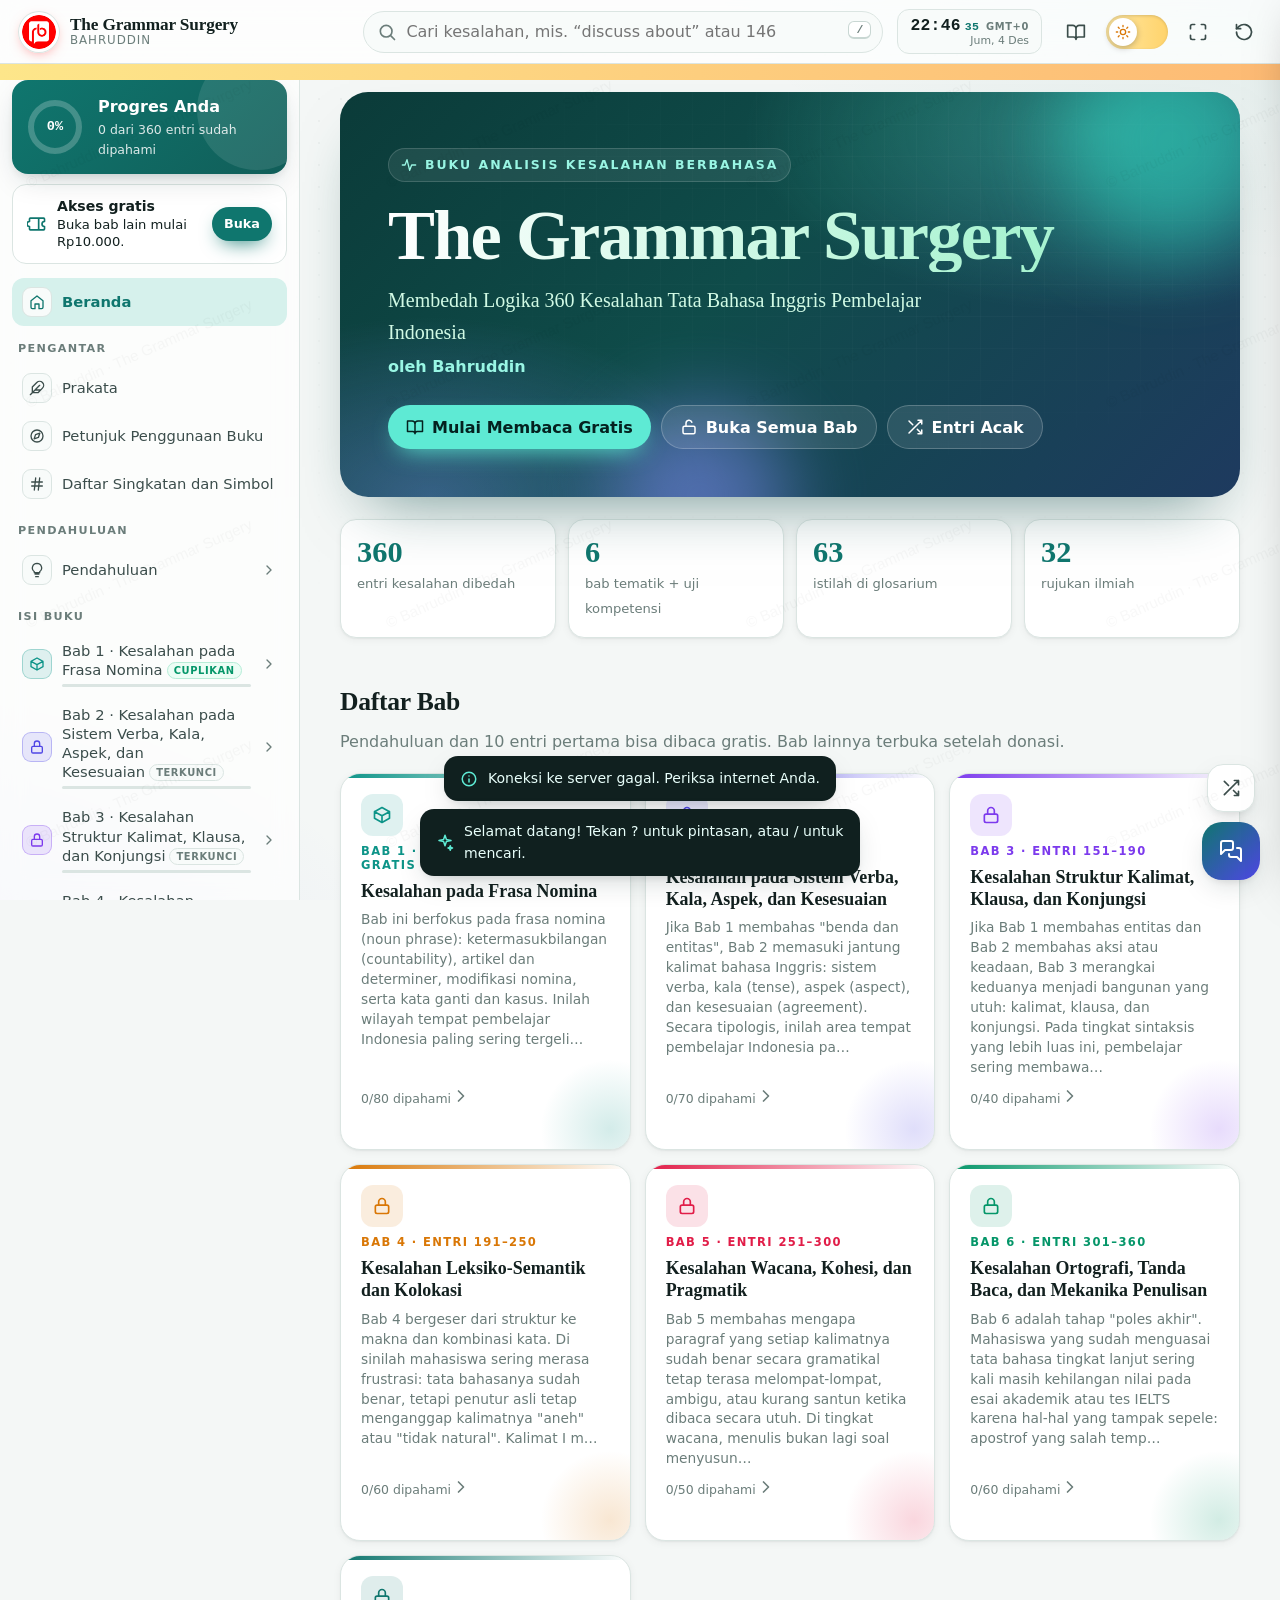
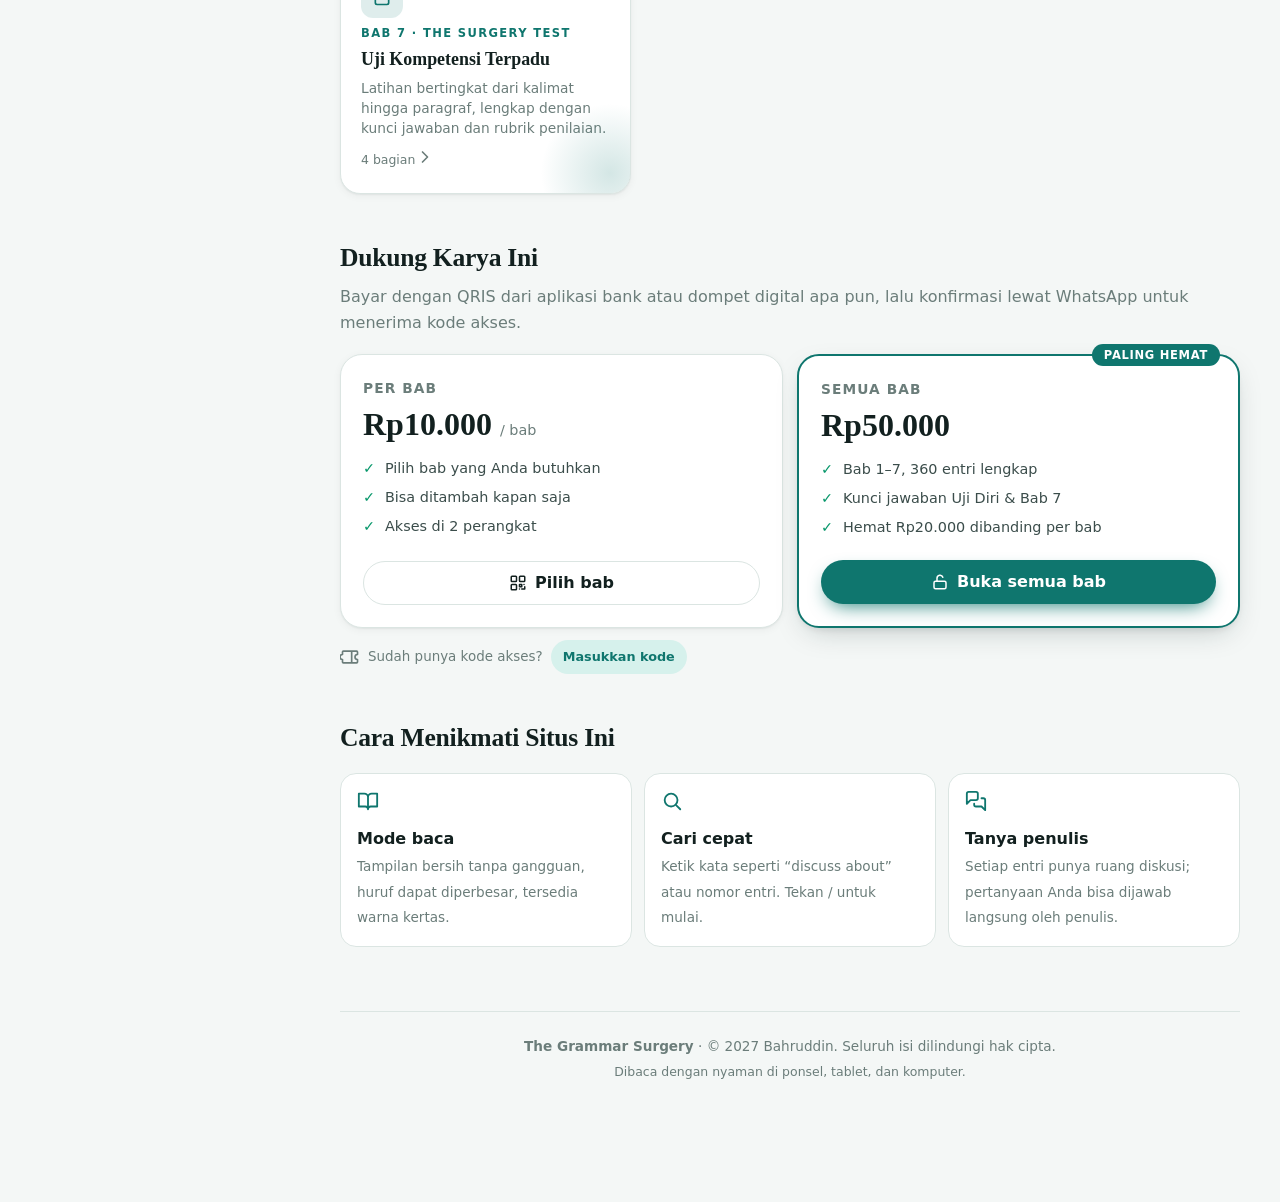
<file: index.html>
<!DOCTYPE html>
<html lang="id" data-theme="light">
<head>
  <meta charset="utf-8">
  <meta name="viewport" content="width=device-width, initial-scale=1">
  <meta name="description" content="The Grammar Surgery: Membedah Logika 360 Kesalahan Tata Bahasa Inggris Pembelajar Indonesia — Bahruddin">
  <title>The Grammar Surgery — Bahruddin</title>
  <meta name="theme-color" content="#0f4c4a">
  <meta http-equiv="Content-Security-Policy" content="default-src 'self'; script-src 'self'; style-src 'self' 'unsafe-inline' https://fonts.googleapis.com; font-src https://fonts.gstatic.com; img-src 'self' data: https:; connect-src 'self' https://script.google.com https://script.googleusercontent.com; base-uri 'self'; form-action 'none'; object-src 'none'">
  <meta name="referrer" content="strict-origin-when-cross-origin">
  <link rel="icon" type="image/png" href="assets/img/favicon.png">
  <link rel="apple-touch-icon" href="assets/img/apple-touch-icon.png">
  <link rel="manifest" href="site.webmanifest">
  <link rel="preconnect" href="https://fonts.googleapis.com">
  <link rel="preconnect" href="https://fonts.gstatic.com" crossorigin>
  <link href="https://fonts.googleapis.com/css2?family=Fraunces:opsz,wght@9..144,500;9..144,700;9..144,800&family=Inter:wght@400;500;600;700&family=Source+Serif+4:ital,opsz,wght@0,8..60,400;0,8..60,600;1,8..60,400&family=JetBrains+Mono:wght@500;700&display=swap" rel="stylesheet">
  <link rel="stylesheet" href="assets/css/style.css">
</head>
<body>
  <!-- Ikon (SVG sprite) -->
  <svg width="0" height="0" style="position:absolute" aria-hidden="true">
    <defs>
      <symbol id="i-menu" viewBox="0 0 24 24"><path d="M3 6h18M3 12h18M3 18h18"/></symbol>
      <symbol id="i-search" viewBox="0 0 24 24"><circle cx="11" cy="11" r="7"/><path d="M21 21l-4.3-4.3"/></symbol>
      <symbol id="i-sun" viewBox="0 0 24 24"><circle cx="12" cy="12" r="4"/><path d="M12 2v2M12 20v2M4.9 4.9l1.4 1.4M17.7 17.7l1.4 1.4M2 12h2M20 12h2M4.9 19.1l1.4-1.4M17.7 6.3l1.4-1.4"/></symbol>
      <symbol id="i-moon" viewBox="0 0 24 24"><path d="M21 12.8A9 9 0 1 1 11.2 3a7 7 0 0 0 9.8 9.8z"/></symbol>
      <symbol id="i-read" viewBox="0 0 24 24"><path d="M2 4h6a4 4 0 0 1 4 4v13a3 3 0 0 0-3-3H2zM22 4h-6a4 4 0 0 0-4 4v13a3 3 0 0 1 3-3h7z"/></symbol>
      <symbol id="i-max" viewBox="0 0 24 24"><path d="M8 3H5a2 2 0 0 0-2 2v3M21 8V5a2 2 0 0 0-2-2h-3M3 16v3a2 2 0 0 0 2 2h3M16 21h3a2 2 0 0 0 2-2v-3"/></symbol>
      <symbol id="i-min" viewBox="0 0 24 24"><path d="M8 3v3a2 2 0 0 1-2 2H3M21 8h-3a2 2 0 0 1-2-2V3M3 16h3a2 2 0 0 1 2 2v3M16 21v-3a2 2 0 0 1 2-2h3"/></symbol>
      <symbol id="i-reset" viewBox="0 0 24 24"><path d="M3 12a9 9 0 1 0 3-6.7L3 8"/><path d="M3 3v5h5"/></symbol>
      <symbol id="i-msg" viewBox="0 0 24 24"><path d="M21 12a8 8 0 0 1-11.6 7.1L3 21l1.9-6.4A8 8 0 1 1 21 12z"/></symbol>
      <symbol id="i-mark" viewBox="0 0 24 24"><path d="M19 21l-7-4-7 4V5a2 2 0 0 1 2-2h10a2 2 0 0 1 2 2z"/></symbol>
      <symbol id="i-check" viewBox="0 0 24 24"><circle cx="12" cy="12" r="9"/><path d="M8 12.5l2.7 2.7L16 9.5"/></symbol>
      <symbol id="i-shuffle" viewBox="0 0 24 24"><path d="M16 3h5v5M4 20L21 3M21 16v5h-5M15 15l6 6M4 4l5 5"/></symbol>
      <symbol id="i-up" viewBox="0 0 24 24"><path d="M12 19V5M5 12l7-7 7 7"/></symbol>
      <symbol id="i-x" viewBox="0 0 24 24"><path d="M18 6L6 18M6 6l12 12"/></symbol>
      <symbol id="i-right" viewBox="0 0 24 24"><path d="M9 18l6-6-6-6"/></symbol>
      <symbol id="i-left" viewBox="0 0 24 24"><path d="M15 18l-6-6 6-6"/></symbol>
      <symbol id="i-down" viewBox="0 0 24 24"><path d="M6 9l6 6 6-6"/></symbol>
      <symbol id="i-clock" viewBox="0 0 24 24"><circle cx="12" cy="12" r="9"/><path d="M12 7v5l3 2"/></symbol>
      <symbol id="i-home" viewBox="0 0 24 24"><path d="M3 10l9-7 9 7v10a2 2 0 0 1-2 2h-4v-7H9v7H5a2 2 0 0 1-2-2z"/></symbol>
      <symbol id="i-list" viewBox="0 0 24 24"><path d="M8 6h13M8 12h13M8 18h13M3.5 6h.01M3.5 12h.01M3.5 18h.01"/></symbol>
      <symbol id="i-keys" viewBox="0 0 24 24"><rect x="2" y="6" width="20" height="12" rx="2"/><path d="M6 10h.01M10 10h.01M14 10h.01M18 10h.01M7 14h10"/></symbol>
      <symbol id="i-send" viewBox="0 0 24 24"><path d="M22 2L11 13M22 2l-7 20-4-9-9-4z"/></symbol>
      <symbol id="i-minus" viewBox="0 0 24 24"><path d="M5 12h14"/></symbol>
      <symbol id="i-plus" viewBox="0 0 24 24"><path d="M12 5v14M5 12h14"/></symbol>
      <symbol id="i-drop" viewBox="0 0 24 24"><path d="M12 2.7l5.7 5.7a8 8 0 1 1-11.3 0z"/></symbol>
      <symbol id="i-width" viewBox="0 0 24 24"><path d="M21 12H3M7 8l-4 4 4 4M17 8l4 4-4 4"/></symbol>
      <symbol id="i-pulse" viewBox="0 0 24 24"><path d="M2 12h4l3-8 4 16 3-8h6"/></symbol>
      <symbol id="i-feather" viewBox="0 0 24 24"><path d="M20.2 12.2a6 6 0 0 0-8.5-8.5L5 10.5V19h8.5zM16 8L2 22M17.5 15H9"/></symbol>
      <symbol id="i-compass" viewBox="0 0 24 24"><circle cx="12" cy="12" r="9"/><path d="M16.2 7.8l-2.1 6.4-6.4 2.1 2.1-6.4z"/></symbol>
      <symbol id="i-hash" viewBox="0 0 24 24"><path d="M4 9h16M4 15h16M10 3L8 21M16 3l-2 18"/></symbol>
      <symbol id="i-lamp" viewBox="0 0 24 24"><path d="M9 18h6M10 22h4M12 2a7 7 0 0 0-4 12.7V16h8v-1.3A7 7 0 0 0 12 2z"/></symbol>
      <symbol id="i-box" viewBox="0 0 24 24"><path d="M21 8l-9-5-9 5 9 5 9-5zM3 8v8l9 5 9-5V8M12 13v8"/></symbol>
      <symbol id="i-link" viewBox="0 0 24 24"><path d="M10 13a5 5 0 0 0 7.5.5l3-3a5 5 0 0 0-7-7l-1.7 1.7M14 11a5 5 0 0 0-7.5-.5l-3 3a5 5 0 0 0 7 7l1.7-1.7"/></symbol>
      <symbol id="i-puzzle" viewBox="0 0 24 24"><path d="M19.4 13a1.5 1.5 0 0 0 0-3H18V6a1 1 0 0 0-1-1h-4V3.6a1.5 1.5 0 0 0-3 0V5H6a1 1 0 0 0-1 1v4h1.4a1.5 1.5 0 0 1 0 3H5v4a1 1 0 0 0 1 1h4v-1.4a1.5 1.5 0 0 1 3 0V18h4a1 1 0 0 0 1-1v-4z"/></symbol>
      <symbol id="i-messages" viewBox="0 0 24 24"><path d="M14 9a2 2 0 0 1-2 2H6l-4 4V4a2 2 0 0 1 2-2h8a2 2 0 0 1 2 2zM18 9h2a2 2 0 0 1 2 2v11l-4-4h-6a2 2 0 0 1-2-2v-1"/></symbol>
      <symbol id="i-pen" viewBox="0 0 24 24"><path d="M12 20h9M16.5 3.5a2.1 2.1 0 0 1 3 3L7 19l-4 1 1-4z"/></symbol>
      <symbol id="i-target" viewBox="0 0 24 24"><circle cx="12" cy="12" r="9"/><circle cx="12" cy="12" r="5"/><circle cx="12" cy="12" r="1.5"/></symbol>
      <symbol id="i-heart" viewBox="0 0 24 24"><path d="M20.8 4.6a5.5 5.5 0 0 0-7.8 0L12 5.7l-1-1.1a5.5 5.5 0 0 0-7.8 7.8l1 1.1L12 21l7.8-7.5 1-1.1a5.5 5.5 0 0 0 0-7.8z"/></symbol>
      <symbol id="i-key" viewBox="0 0 24 24"><circle cx="7.5" cy="15.5" r="4.5"/><path d="M10.7 12.3L21 2M17 6l3 3M15 8l2 2"/></symbol>
      <symbol id="i-bookA" viewBox="0 0 24 24"><path d="M4 19.5A2.5 2.5 0 0 1 6.5 17H20V2H6.5A2.5 2.5 0 0 0 4 4.5zM4 19.5A2.5 2.5 0 0 0 6.5 22H20v-5M8 7h8M8 11h6"/></symbol>
      <symbol id="i-library" viewBox="0 0 24 24"><path d="M4 4v16M8 4v16M12 5l4 15M17 4h3v16h-3z"/></symbol>
      <symbol id="i-user" viewBox="0 0 24 24"><circle cx="12" cy="8" r="4"/><path d="M4 21a8 8 0 0 1 16 0"/></symbol>
      <symbol id="i-info" viewBox="0 0 24 24"><circle cx="12" cy="12" r="9"/><path d="M12 16v-4M12 8h.01"/></symbol>
      <symbol id="i-shield" viewBox="0 0 24 24"><path d="M12 22s8-4 8-10V5l-8-3-8 3v7c0 6 8 10 8 10z"/></symbol>
      <symbol id="i-spark" viewBox="0 0 24 24"><path d="M12 3l1.9 5.8L20 10l-6.1 1.2L12 17l-1.9-5.8L4 10l6.1-1.2zM19 17l.8 2.2L22 20l-2.2.8L19 23l-.8-2.2L16 20l2.2-.8z"/></symbol>
      <symbol id="i-cal" viewBox="0 0 24 24"><rect x="3" y="4" width="18" height="18" rx="2"/><path d="M16 2v4M8 2v4M3 10h18"/></symbol>
      <symbol id="i-logo" viewBox="0 0 48 48"><rect x="3" y="3" width="42" height="42" rx="12" fill="currentColor" stroke="none" opacity=".14"/><path d="M8 26h8l3.5-9 5.5 18 4-12 2.5 3H40" stroke-width="3"/><path d="M30 10l8 8" stroke-width="2.5"/></symbol>
      <symbol id="i-lock" viewBox="0 0 24 24"><rect x="4" y="11" width="16" height="10" rx="2"/><path d="M8 11V7a4 4 0 0 1 8 0v4"/></symbol>
      <symbol id="i-unlock" viewBox="0 0 24 24"><rect x="4" y="11" width="16" height="10" rx="2"/><path d="M8 11V7a4 4 0 0 1 7.8-1.2"/></symbol>
      <symbol id="i-qr" viewBox="0 0 24 24"><rect x="3" y="3" width="7" height="7" rx="1"/><rect x="14" y="3" width="7" height="7" rx="1"/><rect x="3" y="14" width="7" height="7" rx="1"/><path d="M14 14h3v3h-3zM20 14v.01M14 20h.01M17 20h4v-3"/></symbol>
      <symbol id="i-wa" viewBox="0 0 24 24"><path d="M3.5 20.5l1.3-4A8.5 8.5 0 1 1 8 19.6z"/><path d="M9 8.5c0 3.5 3 6.5 6.5 6.5l1.2-1.6-2-1-1 .9c-1.2-.5-2.3-1.6-2.8-2.8l.9-1-1-2z"/></symbol>
      <symbol id="i-ticket" viewBox="0 0 24 24"><path d="M3 9a2 2 0 0 0 0 6v3a1 1 0 0 0 1 1h16a1 1 0 0 0 1-1v-3a2 2 0 0 1 0-6V6a1 1 0 0 0-1-1H4a1 1 0 0 0-1 1zM14 5v14"/></symbol>
      <symbol id="i-copy" viewBox="0 0 24 24"><rect x="9" y="9" width="12" height="12" rx="2"/><path d="M5 15H4a1 1 0 0 1-1-1V4a1 1 0 0 1 1-1h10a1 1 0 0 1 1 1v1"/></symbol>
      <symbol id="i-gear" viewBox="0 0 24 24"><circle cx="12" cy="12" r="3"/><path d="M19.4 15a1.7 1.7 0 0 0 .3 1.8l.1.1a2 2 0 1 1-2.8 2.8l-.1-.1a1.7 1.7 0 0 0-1.8-.3 1.7 1.7 0 0 0-1 1.5V21a2 2 0 1 1-4 0v-.1a1.7 1.7 0 0 0-1.1-1.5 1.7 1.7 0 0 0-1.8.3l-.1.1a2 2 0 1 1-2.8-2.8l.1-.1a1.7 1.7 0 0 0 .3-1.8 1.7 1.7 0 0 0-1.5-1H3a2 2 0 1 1 0-4h.1a1.7 1.7 0 0 0 1.5-1.1 1.7 1.7 0 0 0-.3-1.8l-.1-.1a2 2 0 1 1 2.8-2.8l.1.1a1.7 1.7 0 0 0 1.8.3H9a1.7 1.7 0 0 0 1-1.5V3a2 2 0 1 1 4 0v.1a1.7 1.7 0 0 0 1 1.5 1.7 1.7 0 0 0 1.8-.3l.1-.1a2 2 0 1 1 2.8 2.8l-.1.1a1.7 1.7 0 0 0-.3 1.8V9a1.7 1.7 0 0 0 1.5 1H21a2 2 0 1 1 0 4h-.1a1.7 1.7 0 0 0-1.5 1z"/></symbol>
      <symbol id="i-chart" viewBox="0 0 24 24"><path d="M3 3v18h18M7 15l4-4 3 3 5-6"/></symbol>
      <symbol id="i-logout" viewBox="0 0 24 24"><path d="M9 21H5a2 2 0 0 1-2-2V5a2 2 0 0 1 2-2h4M16 17l5-5-5-5M21 12H9"/></symbol>
      <symbol id="i-sheet" viewBox="0 0 24 24"><rect x="4" y="3" width="16" height="18" rx="2"/><path d="M4 9h16M4 15h16M10 3v18"/></symbol>
      <symbol id="i-trash" viewBox="0 0 24 24"><path d="M3 6h18M8 6V4h8v2M6 6l1 15h10l1-15"/></symbol>
      <symbol id="i-eye" viewBox="0 0 24 24"><path d="M2 12s3.5-7 10-7 10 7 10 7-3.5 7-10 7S2 12 2 12z"/><circle cx="12" cy="12" r="3"/></symbol>
    </defs>
  </svg>

  <div id="readProgress" class="read-progress" aria-hidden="true"><span></span></div>
  <div class="watermark" aria-hidden="true"></div>
  <div class="announce" id="announce" hidden></div>

  <!-- BILAH ATAS -->
  <header class="topbar" id="topbar">
    <button class="ib only-narrow" id="btnMenu" aria-label="Buka navigasi" title="Navigasi"><svg><use href="#i-menu"/></svg></button>
    <a class="brand" href="#home" data-go="home" aria-label="Beranda">
      <span class="logo" id="logo" title="The Grammar Surgery"><img src="assets/img/logo.png" alt="Logo" draggable="false"></span>
      <span class="brand-t"><b>The Grammar Surgery</b><small>Bahruddin</small></span>
    </a>

    <div class="search" id="searchBox" role="search">
      <svg class="s-ic"><use href="#i-search"/></svg>
      <input id="q" type="search" autocomplete="off" spellcheck="false" placeholder="Cari kesalahan, mis. “discuss about” atau 146" aria-label="Cari entri">
      <kbd class="s-kbd">/</kbd>
      <div class="results" id="results" role="listbox"></div>
    </div>

    <button class="clock" id="clock" aria-label="Jam dan info membaca" title="Jam & info membaca">
      <span class="clk-time"><span id="clkHM">00:00</span><span class="clk-sec" id="clkS">00</span><span class="clk-tz" id="clkTZ">WIB</span></span>
      <span class="clk-meta"><span id="clkDate">—</span></span>
    </button>

    <div class="tools">
      <button class="ib only-mobile" id="btnSearchM" aria-label="Cari" title="Cari"><svg><use href="#i-search"/></svg></button>
      <button class="ib" id="btnRead" aria-label="Mode baca" title="Mode baca (R)"><svg><use href="#i-read"/></svg></button>
      <label class="switch" title="Terang / Gelap (T)">
        <input type="checkbox" id="themeToggle" aria-label="Mode gelap">
        <span class="track"><span class="thumb"><svg class="ic-sun"><use href="#i-sun"/></svg><svg class="ic-moon"><use href="#i-moon"/></svg></span></span>
      </label>
      <button class="ib hide-xs" id="btnFull" aria-label="Layar penuh" title="Layar penuh (F)"><svg><use href="#i-max"/></svg></button>
      <button class="ib hide-xs" id="btnReset" aria-label="Atur ulang" title="Atur ulang"><svg><use href="#i-reset"/></svg></button>
    </div>
  </header>

  <!-- POPOVER JAM -->
  <div class="popover" id="clockPop" hidden></div>

  <!-- NAVIGASI -->
  <aside class="sidebar" id="sidebar" aria-label="Daftar isi">
    <div class="side-card" id="sideProgress"></div>
    <div class="side-access" id="sideAccess"></div>
    <nav id="nav"></nav>
    <div class="side-sec">
      <div class="side-h"><svg><use href="#i-mark"/></svg> Tersimpan</div>
      <div id="marks" class="marks"></div>
    </div>
    <div class="side-foot">
      <button class="link-btn" id="btnKeys"><svg><use href="#i-keys"/></svg> Pintasan papan ketik</button>
      <button class="link-btn only-xs" id="btnFull2"><svg><use href="#i-max"/></svg> Layar penuh</button>
      <button class="link-btn only-xs" id="btnReset2"><svg><use href="#i-reset"/></svg> Atur ulang</button>
    </div>
  </aside>
  <div class="scrim" id="scrim"></div>

  <!-- KONTEN -->
  <main class="main" id="main" tabindex="-1">
    <div class="view" id="view" aria-live="polite"></div>
    <footer class="foot">
      <div id="footMain"><b>The Grammar Surgery</b> · © 2027 Bahruddin. Seluruh isi dilindungi hak cipta.</div>
      <div class="foot-sub" id="footSub">Dibaca dengan nyaman di ponsel, tablet, dan komputer.</div>
    </footer>
  </main>

  <!-- BILAH MODE BACA -->
  <div class="reading-bar" id="readingBar" role="toolbar" aria-label="Pengaturan mode baca">
    <button class="ib" data-rb="smaller" title="Perkecil huruf"><svg><use href="#i-minus"/></svg></button>
    <span class="rb-size" id="rbSize">100%</span>
    <button class="ib" data-rb="bigger" title="Perbesar huruf"><svg><use href="#i-plus"/></svg></button>
    <span class="rb-sep"></span>
    <button class="ib" data-rb="sepia" title="Warna kertas (sepia)"><svg><use href="#i-drop"/></svg></button>
    <button class="ib" data-rb="wide" title="Lebar kolom"><svg><use href="#i-width"/></svg></button>
    <span class="rb-sep"></span>
    <button class="ib rb-exit" data-rb="exit" title="Keluar mode baca (Esc)"><svg><use href="#i-x"/></svg></button>
  </div>

  <!-- TOMBOL MELAYANG -->
  <div class="fabs">
    <button class="fab" id="fabTop" aria-label="Kembali ke atas" title="Kembali ke atas"><svg><use href="#i-up"/></svg></button>
    <button class="fab" id="fabRandom" aria-label="Entri acak" title="Entri acak"><svg><use href="#i-shuffle"/></svg></button>
    <button class="fab fab-main" id="fabTalk" aria-label="Ruang diskusi" title="Komentar & tanya penulis"><svg><use href="#i-messages"/></svg><span class="fab-dot" id="fabDot"></span></button>
  </div>

  <!-- PANEL DISKUSI -->
  <aside class="drawer" id="drawer" aria-label="Diskusi" aria-hidden="true">
    <div class="dr-head">
      <div>
        <div class="dr-kicker">Diskusi</div>
        <div class="dr-title" id="drTitle">Ruang Diskusi Umum</div>
      </div>
      <button class="ib" id="drClose" aria-label="Tutup"><svg><use href="#i-x"/></svg></button>
    </div>
    <form class="dr-form" id="drForm" autocomplete="off">
      <div class="seg" role="radiogroup" aria-label="Jenis">
        <label><input type="radio" name="type" value="Komentar" checked><span><svg><use href="#i-msg"/></svg> Komentar</span></label>
        <label><input type="radio" name="type" value="Pertanyaan"><span><svg><use href="#i-info"/></svg> Tanya Penulis</span></label>
      </div>
      <input class="fld" id="fName" name="name" maxlength="60" placeholder="Nama Anda (boleh nama panggilan)">
      <textarea class="fld" id="fMsg" name="message" maxlength="1500" rows="4" placeholder="Tulis komentar atau pertanyaan Anda..."></textarea>
      <input class="hp" name="website" tabindex="-1" autocomplete="off" aria-hidden="true">
      <div class="dr-row"><span class="count" id="fCount">0/1500</span>
        <button class="btn btn-primary" type="submit" id="fSend"><svg><use href="#i-send"/></svg> Kirim</button></div>
      <p class="dr-note"><svg><use href="#i-shield"/></svg> Tulis dengan santun. Penulis dapat membalas langsung di sini.</p>
    </form>
    <div class="dr-list" id="drList"></div>
  </aside>

  <!-- PERISAI (anti-swap/screenshot) -->
  <div class="shield" id="shield" aria-hidden="true">
    <div class="shield-in"><svg><use href="#i-shield"/></svg><b>Konten disembunyikan sementara</b><span>Ketuk atau kembali ke halaman ini untuk melanjutkan membaca.</span></div>
  </div>

  <div class="modal" id="modal" role="dialog" aria-modal="true" hidden><div class="modal-card" id="modalCard"></div></div>
  <div class="toasts" id="toasts" aria-live="polite"></div>
  <div class="admin" id="admin" hidden></div>

  <script src="assets/js/config.js"></script>
  <script src="assets/js/manifest.js"></script>
  <script src="assets/js/app.js"></script>
</body>
</html>
</file>
<file: assets/css/style.css>
/* =========================================================
   THE GRAMMAR SURGERY — Tampilan
   ========================================================= */
:root{
  --font-ui: "Inter", system-ui, -apple-system, "Segoe UI", Roboto, sans-serif;
  --font-display: "Fraunces", Georgia, "Times New Roman", serif;
  --font-read: "Source Serif 4", Georgia, Cambria, serif;
  --font-mono: "JetBrains Mono", ui-monospace, Menlo, Consolas, monospace;

  --bg: #f4f7f6; --bg-2: #eaf0ee; --surface: #ffffff; --surface-2: #f8fbfa;
  --ink: #12201f; --ink-2: #3b4d4b; --muted: #6b7d7a; --line: #dbe5e2; --line-2: #c9d7d3;
  --brand: #0f766e; --brand-2: #115e59; --brand-ink: #ffffff; --brand-soft: #d6f1ec;
  --accent: #f59e0b;
  --err: #e11d48; --err-bg: #fff1f3; --err-line: #fecdd6;
  --fix: #059669; --fix-bg: #ecfdf5; --fix-line: #b7ecd7;
  --exp: #2563eb; --exp-bg: #f1f6ff; --exp-line: #cfe0ff;
  --note: #b45309; --note-bg: #fff8eb; --note-line: #fde3b2;
  --shadow-1: 0 1px 2px rgba(16,40,38,.06), 0 2px 8px rgba(16,40,38,.05);
  --shadow-2: 0 10px 30px -10px rgba(16,40,38,.25), 0 4px 10px -4px rgba(16,40,38,.12);
  --radius: 16px; --radius-s: 10px;
  --top-h: 64px; --side-w: 300px;
  --read-scale: 1; --read-w: 46rem;
  --ease: cubic-bezier(.2,.8,.2,1);
  --c1:#0d9488; --c2:#4f46e5; --c3:#7c3aed; --c4:#d97706; --c5:#e11d48; --c6:#059669; --c7:#0f766e;
  color-scheme: light;
}
html[data-theme="dark"]{
  --bg: #0a1213; --bg-2: #0e191a; --surface: #111d1e; --surface-2: #142324;
  --ink: #e6efed; --ink-2: #b9cac7; --muted: #82979a; --line: #1f3132; --line-2: #2a4041;
  --brand: #2dd4bf; --brand-2: #5eead4; --brand-ink: #062522; --brand-soft: #123b38;
  --err: #fb7185; --err-bg: #2a1218; --err-line: #4a1d29;
  --fix: #34d399; --fix-bg: #0d2a20; --fix-line: #164534;
  --exp: #7aa7ff; --exp-bg: #121d33; --exp-line: #1e2f52;
  --note: #fbbf24; --note-bg: #2a2110; --note-line: #47361a;
  --shadow-1: 0 1px 2px rgba(0,0,0,.4); --shadow-2: 0 18px 40px -16px rgba(0,0,0,.7);
  --c1:#2dd4bf; --c2:#818cf8; --c3:#a78bfa; --c4:#fbbf24; --c5:#fb7185; --c6:#34d399; --c7:#5eead4;
  color-scheme: dark;
}
html.sepia{ --bg:#f3ead8; --bg-2:#ece0c8; --surface:#fbf4e4; --surface-2:#f7eedb; --ink:#3b2f22; --ink-2:#5a4935; --muted:#8a7660; --line:#e4d5b8; --line-2:#d8c5a2; }
html[data-theme="dark"].sepia{ --bg:#1b1610; --bg-2:#211b13; --surface:#241d15; --surface-2:#2a2219; --ink:#eadfcc; --ink-2:#cbbba1; --muted:#9c8b72; --line:#3a2f22; --line-2:#4a3d2c; }

*{box-sizing:border-box}
html,body{margin:0;height:100%}
body{
  font-family:var(--font-ui); color:var(--ink); background:var(--bg);
  font-size:16px; line-height:1.6; -webkit-font-smoothing:antialiased; text-rendering:optimizeLegibility;
  -webkit-user-select:none; user-select:none; -webkit-touch-callout:none; -webkit-tap-highlight-color:transparent;
  overflow-x:hidden;
}
input,textarea,select{ -webkit-user-select:text; user-select:text; font:inherit; color:inherit }
svg{width:20px;height:20px;fill:none;stroke:currentColor;stroke-width:2;stroke-linecap:round;stroke-linejoin:round;flex:none}
button{font:inherit;color:inherit;cursor:pointer;border:0;background:none;padding:0}
a{color:var(--brand);text-decoration:none}
:focus-visible{outline:2.5px solid var(--brand);outline-offset:2px;border-radius:8px}
mark.ph{background:#fff3a8;color:#5b4700;border-radius:4px;padding:0 .2em}
.theming, .theming *{transition:background-color .45s var(--ease), color .45s var(--ease), border-color .45s var(--ease) !important}

/* ---------- Latar berpola ---------- */
body::before{
  content:""; position:fixed; inset:0; z-index:-2; pointer-events:none;
  background:
    radial-gradient(1200px 600px at 110% -10%, color-mix(in srgb, var(--brand) 12%, transparent), transparent 60%),
    radial-gradient(900px 500px at -10% 110%, color-mix(in srgb, var(--c2) 10%, transparent), transparent 60%),
    var(--bg);
}
body::after{
  content:""; position:fixed; inset:0; z-index:-1; pointer-events:none; opacity:.5;
  background-image: radial-gradient(color-mix(in srgb, var(--ink) 9%, transparent) 1px, transparent 1.2px);
  background-size:22px 22px;
  -webkit-mask-image:linear-gradient(to bottom, #000, transparent 70%); mask-image:linear-gradient(to bottom, #000, transparent 70%);
}
.watermark{
  position:fixed; inset:0; z-index:60; pointer-events:none; opacity:.028;
  background-image:url("data:image/svg+xml,%3Csvg xmlns='http://www.w3.org/2000/svg' width='360' height='220'%3E%3Ctext x='10' y='120' transform='rotate(-24 180 110)' font-family='Arial' font-size='15' fill='%23000'%3E%C2%A9 Bahruddin %C2%B7 The Grammar Surgery%3C/text%3E%3C/svg%3E");
}
html[data-theme="dark"] .watermark{filter:invert(1); opacity:.05}

/* ---------- Progres baca ---------- */
.read-progress{position:fixed;top:0;left:0;right:0;height:3px;z-index:80;pointer-events:none}
.read-progress span{display:block;height:100%;width:0;background:linear-gradient(90deg,var(--brand),var(--c2),var(--c5));box-shadow:0 0 12px var(--brand);transition:width .15s linear}

/* ---------- Bilah atas ---------- */
.topbar{
  position:fixed; top:0; left:0; right:0; height:var(--top-h); z-index:50;
  display:flex; align-items:center; gap:14px; padding:0 16px 0 18px;
  background:color-mix(in srgb, var(--surface) 78%, transparent);
  -webkit-backdrop-filter:saturate(1.6) blur(14px); backdrop-filter:saturate(1.6) blur(14px);
  border-bottom:1px solid var(--line);
  transition:transform .35s var(--ease), background .3s;
}
.brand{display:flex;align-items:center;gap:10px;color:var(--ink);min-width:0;flex:none}
.logo{width:42px;height:42px;display:grid;place-items:center;border-radius:50%;background:var(--surface);box-shadow:0 4px 14px -6px rgba(255,0,0,.55), inset 0 0 0 1px var(--line)}
.logo img{width:34px;height:34px;display:block;border-radius:50%;transition:transform .5s var(--ease)}
.logo{cursor:pointer;-webkit-user-select:none;user-select:none}
.logo:active img{transform:scale(.9) rotate(-8deg)}
.logo.tap img{animation:tap .35s var(--ease)}
@keyframes tap{50%{transform:scale(.86)}}
@keyframes draw{to{stroke-dashoffset:0}}
.brand-t{display:flex;flex-direction:column;line-height:1.1}
.brand-t b{font-family:var(--font-display);font-weight:700;font-size:1.08rem;letter-spacing:-.01em;white-space:nowrap}
.brand-t small{color:var(--muted);font-size:.74rem;letter-spacing:.08em;text-transform:uppercase}

.search{position:relative;flex:1;max-width:520px;margin-left:auto}
.search input{
  width:100%; height:42px; padding:0 44px 0 42px; border-radius:999px; border:1px solid var(--line);
  background:var(--surface-2); outline:none; transition:box-shadow .2s, border-color .2s, background .2s;
}
.search input:focus{border-color:var(--brand);box-shadow:0 0 0 4px color-mix(in srgb,var(--brand) 18%,transparent);background:var(--surface)}
.search .s-ic{position:absolute;left:14px;top:11px;color:var(--muted)}
.s-kbd{position:absolute;right:12px;top:10px;font:600 .72rem var(--font-mono);color:var(--muted);border:1px solid var(--line-2);border-bottom-width:2px;border-radius:6px;padding:1px 7px;background:var(--surface)}
.results{
  position:absolute; top:50px; left:0; right:0; max-height:min(70vh,520px); overflow:auto; display:none;
  background:var(--surface); border:1px solid var(--line); border-radius:var(--radius); box-shadow:var(--shadow-2); padding:6px;
}
.results.open{display:block;animation:pop .18s var(--ease)}
.res{display:flex;gap:12px;align-items:flex-start;padding:10px 12px;border-radius:12px;cursor:pointer}
.res:hover,.res.active{background:var(--brand-soft)}
.res .rn{font:700 .8rem var(--font-mono);color:var(--brand);min-width:34px;text-align:right;padding-top:2px}
.res .rt{font-weight:600;line-height:1.3}
.res .rs{font-size:.82rem;color:var(--muted);margin-top:2px;line-height:1.35}
.res mark{background:color-mix(in srgb,var(--accent) 35%,transparent);color:inherit;border-radius:3px}
.res-empty{padding:18px;color:var(--muted);text-align:center}

.clock{
  display:flex;flex-direction:column;align-items:flex-end;gap:0;padding:6px 12px;border-radius:12px;
  border:1px solid var(--line);background:var(--surface-2);line-height:1.1;transition:border-color .2s, transform .2s;
}
.clock:hover{border-color:var(--brand);transform:translateY(-1px)}
.clk-time{font:700 1.02rem var(--font-mono);letter-spacing:.02em;display:flex;align-items:baseline;gap:3px}
.clk-sec{font-size:.72rem;color:var(--brand);min-width:1.4em}
.clk-tz{font:600 .62rem var(--font-ui);color:var(--muted);margin-left:3px;letter-spacing:.06em}
.clk-meta{font-size:.68rem;color:var(--muted);white-space:nowrap}
.tools{display:flex;align-items:center;gap:6px}
.ib{width:40px;height:40px;display:inline-grid;place-items:center;border-radius:12px;color:var(--ink-2);transition:background .2s,color .2s,transform .15s}
.ib:hover{background:var(--brand-soft);color:var(--brand)}
.ib:active{transform:scale(.92)}
.ib.on{background:var(--brand);color:var(--brand-ink)}

/* Sakelar tema */
.switch{position:relative;display:inline-block;width:62px;height:34px;margin:0 4px;cursor:pointer}
.switch input{position:absolute;opacity:0;width:100%;height:100%;margin:0;cursor:pointer}
.switch .track{position:absolute;inset:0;border-radius:999px;background:linear-gradient(90deg,#ffe8a3,#ffd36b);box-shadow:inset 0 1px 3px rgba(0,0,0,.15);transition:background .4s}
.switch .thumb{position:absolute;top:3px;left:3px;width:28px;height:28px;border-radius:50%;background:#fff;box-shadow:0 2px 6px rgba(0,0,0,.25);display:grid;place-items:center;transition:transform .45s var(--ease), background .4s}
.switch .thumb svg{position:absolute;width:16px;height:16px;transition:opacity .3s, transform .45s var(--ease)}
.switch .ic-sun{color:#d97706}.switch .ic-moon{color:#c7d2fe;opacity:0;transform:rotate(-90deg)}
.switch input:checked + .track{background:linear-gradient(90deg,#1e1b4b,#312e81)}
.switch input:checked + .track .thumb{transform:translateX(28px);background:#0b1020}
.switch input:checked + .track .ic-sun{opacity:0;transform:rotate(90deg)}
.switch input:checked + .track .ic-moon{opacity:1;transform:none}
.switch input:focus-visible + .track{outline:2.5px solid var(--brand);outline-offset:2px}

/* ---------- Popover ---------- */
.popover{position:fixed;top:calc(var(--top-h) + 8px);right:16px;z-index:70;width:320px;background:var(--surface);border:1px solid var(--line);border-radius:var(--radius);box-shadow:var(--shadow-2);padding:18px;animation:pop .2s var(--ease)}
.pop-time{font:700 2.4rem var(--font-mono);letter-spacing:.02em;line-height:1}
.pop-time small{font-size:1rem;color:var(--brand)}
.pop-date{color:var(--muted);margin:6px 0 12px}
.pop-greet{font-family:var(--font-display);font-size:1.15rem;margin-bottom:12px}
.pop-grid{display:grid;grid-template-columns:1fr 1fr;gap:8px}
.pop-stat{background:var(--surface-2);border:1px solid var(--line);border-radius:12px;padding:10px}
.pop-stat b{display:block;font-size:1.2rem}
.pop-stat span{font-size:.75rem;color:var(--muted)}

/* ---------- Sidebar ---------- */
.sidebar{
  position:fixed; top:var(--top-h); bottom:0; left:0; width:var(--side-w); z-index:40;
  overflow-y:auto; overscroll-behavior:contain; padding:16px 12px 24px;
  border-right:1px solid var(--line); background:color-mix(in srgb,var(--surface) 70%,transparent);
  -webkit-backdrop-filter:blur(12px); backdrop-filter:blur(12px);
  transition:transform .4s var(--ease);
  scrollbar-width:thin;
}
.side-card{display:flex;gap:14px;align-items:center;padding:14px;border-radius:var(--radius);background:linear-gradient(135deg,var(--brand),var(--brand-2));color:#fff;box-shadow:var(--shadow-2);margin-bottom:14px;position:relative;overflow:hidden}
html[data-theme="dark"] .side-card{background:linear-gradient(135deg,#0f3f3c,#173d5a);}
.side-card::after{content:"";position:absolute;right:-30px;top:-30px;width:120px;height:120px;border-radius:50%;background:rgba(255,255,255,.1)}
.ring{width:58px;height:58px;flex:none;position:relative}
.ring svg{width:58px;height:58px;transform:rotate(-90deg)}
.ring circle{stroke-width:6;fill:none}
.ring .bg{stroke:rgba(255,255,255,.22)}
.ring .fg{stroke:#fff;stroke-linecap:round;transition:stroke-dashoffset 1s var(--ease)}
.ring b{position:absolute;inset:0;display:grid;place-items:center;font:700 .85rem var(--font-mono)}
.side-card .t1{font-weight:700}.side-card .t2{font-size:.78rem;opacity:.85}
.nav-group{margin:14px 6px 6px;font-size:.7rem;letter-spacing:.12em;text-transform:uppercase;color:var(--muted);font-weight:700}
.nav-item{display:flex;align-items:center;gap:10px;width:100%;text-align:left;padding:9px 10px;border-radius:12px;color:var(--ink-2);font-size:.92rem;line-height:1.3;transition:background .2s,color .2s}
.nav-item:hover{background:var(--surface-2);color:var(--ink)}
.nav-item.active{background:var(--brand-soft);color:var(--brand);font-weight:600}
.nav-item .ni-ic{width:30px;height:30px;border-radius:9px;display:grid;place-items:center;background:var(--surface-2);border:1px solid var(--line);flex:none}
.nav-item .ni-ic svg{width:16px;height:16px}
.nav-item[data-ch] .ni-ic{color:var(--chc);background:color-mix(in srgb,var(--chc) 12%,transparent);border-color:color-mix(in srgb,var(--chc) 30%,transparent)}
.nav-item .ni-t{flex:1;min-width:0}
.nav-item .ni-bar{display:block;height:3px;border-radius:3px;background:var(--line);margin-top:5px;overflow:hidden}
.nav-item .ni-bar i{display:block;height:100%;background:var(--chc,var(--brand));width:0;transition:width .6s var(--ease)}
.nav-item .chev{width:16px;height:16px;transition:transform .3s;color:var(--muted)}
.nav-item.open .chev{transform:rotate(90deg)}
.nav-sub{display:none;margin:2px 0 6px 40px;border-left:2px solid var(--line);padding-left:6px}
.nav-sub.open{display:block;animation:fade .25s}
.nav-sub button{display:block;width:100%;text-align:left;padding:6px 8px;border-radius:8px;font-size:.82rem;color:var(--muted);line-height:1.3}
.nav-sub button:hover{color:var(--ink);background:var(--surface-2)}
.side-sec{margin-top:18px;padding:0 6px}
.side-h{display:flex;gap:8px;align-items:center;font-size:.72rem;letter-spacing:.12em;text-transform:uppercase;color:var(--muted);font-weight:700;margin-bottom:6px}
.side-h svg{width:14px;height:14px}
.marks button{display:block;width:100%;text-align:left;font-size:.84rem;padding:6px 8px;border-radius:8px;color:var(--ink-2)}
.marks button:hover{background:var(--surface-2)}
.marks .empty{font-size:.82rem;color:var(--muted);padding:4px 8px}
.side-foot{margin-top:18px;padding:12px 6px 0;border-top:1px solid var(--line)}
.link-btn{display:flex;gap:8px;align-items:center;font-size:.85rem;color:var(--muted);padding:6px 4px}
.link-btn:hover{color:var(--brand)}
.link-btn svg{width:16px;height:16px}
.scrim{position:fixed;inset:0;background:rgba(5,15,15,.45);z-index:39;opacity:0;pointer-events:none;transition:opacity .3s;-webkit-backdrop-filter:blur(2px);backdrop-filter:blur(2px)}

/* ---------- Main ---------- */
.main{padding:calc(var(--top-h) + 28px) 40px 40px calc(var(--side-w) + 40px);min-height:100vh;outline:none;transition:padding .4s var(--ease)}
.view{max-width:58rem;margin:0 auto}
.view.enter{animation:viewIn .5s var(--ease)}
@keyframes viewIn{from{opacity:0;transform:translateY(14px)}to{opacity:1;transform:none}}
@keyframes fade{from{opacity:0}to{opacity:1}}
@keyframes pop{from{opacity:0;transform:translateY(-6px) scale(.98)}to{opacity:1;transform:none}}
.foot{max-width:58rem;margin:64px auto 0;padding:24px 0 80px;border-top:1px solid var(--line);color:var(--muted);font-size:.85rem;text-align:center}
.foot-sub{font-size:.78rem;margin-top:4px}

/* ---------- Beranda ---------- */
.hero{
  position:relative; overflow:hidden; border-radius:28px; padding:56px 48px 48px; color:#eafffb;
  background:
    radial-gradient(600px 300px at 85% 10%, rgba(94,234,212,.35), transparent 60%),
    radial-gradient(500px 300px at 10% 100%, rgba(129,140,248,.35), transparent 60%),
    linear-gradient(135deg,#0b3b39 0%,#0f4c4a 45%,#1e3a5f 100%);
  box-shadow:0 30px 60px -30px rgba(15,76,74,.6);
  isolation:isolate;
}
.hero::before{content:"";position:absolute;inset:0;z-index:-1;opacity:.35;
  background-image:linear-gradient(rgba(255,255,255,.07) 1px,transparent 1px),linear-gradient(90deg,rgba(255,255,255,.07) 1px,transparent 1px);
  background-size:32px 32px; -webkit-mask-image:radial-gradient(ellipse at 70% 30%,#000 20%,transparent 70%); mask-image:radial-gradient(ellipse at 70% 30%,#000 20%,transparent 70%)}
.orb{position:absolute;border-radius:50%;filter:blur(40px);opacity:.55;z-index:-1;animation:float 12s ease-in-out infinite}
.orb.o1{width:220px;height:220px;background:#2dd4bf;right:-40px;top:-60px}
.orb.o2{width:180px;height:180px;background:#818cf8;left:30%;bottom:-90px;animation-delay:-4s}
@keyframes float{0%,100%{transform:translate(0,0)}50%{transform:translate(-20px,18px)}}
.ecg{position:absolute;left:0;right:0;bottom:22px;height:70px;z-index:-1;opacity:.5}
.ecg path{stroke:#5eead4;stroke-width:2;fill:none;stroke-dasharray:1400;stroke-dashoffset:1400;animation:ecg 4.5s linear infinite}
@keyframes ecg{0%{stroke-dashoffset:1400}70%{stroke-dashoffset:0;opacity:1}100%{stroke-dashoffset:0;opacity:0}}
.hero-kicker{display:inline-flex;align-items:center;gap:8px;font-size:.78rem;letter-spacing:.16em;text-transform:uppercase;font-weight:700;color:#99f6e4;background:rgba(255,255,255,.08);border:1px solid rgba(255,255,255,.15);padding:6px 12px;border-radius:999px}
.hero-kicker svg{width:16px;height:16px}
.hero h1{font-family:var(--font-display);font-weight:800;font-size:clamp(2.4rem,6vw,4.4rem);line-height:1.02;letter-spacing:-.025em;margin:18px 0 12px;
  background:linear-gradient(90deg,#fff,#a7f3d0 40%,#c7d2fe 80%);-webkit-background-clip:text;background-clip:text;color:transparent;background-size:200% 100%;animation:shine 8s ease-in-out infinite}
@keyframes shine{0%,100%{background-position:0 0}50%{background-position:100% 0}}
.hero p.sub{font-size:clamp(1.02rem,2vw,1.25rem);max-width:38rem;color:#d1fae5;margin:0 0 6px;font-family:var(--font-read)}
.hero .by{color:#99f6e4;font-weight:600;margin:0 0 26px}
.hero-actions{display:flex;flex-wrap:wrap;gap:10px}
.btn{display:inline-flex;align-items:center;gap:8px;height:44px;padding:0 18px;border-radius:999px;font-weight:600;transition:transform .2s var(--ease),box-shadow .2s,background .2s}
.btn svg{width:18px;height:18px}
.btn:hover{transform:translateY(-2px)}
.btn:active{transform:translateY(0) scale(.97)}
.btn-primary{background:var(--brand);color:var(--brand-ink);box-shadow:0 8px 20px -8px var(--brand)}
.hero .btn-primary{background:#5eead4;color:#04211f;box-shadow:0 10px 24px -10px #5eead4}
.btn-ghost{background:rgba(255,255,255,.1);color:#fff;border:1px solid rgba(255,255,255,.22)}
.btn-ghost:hover{background:rgba(255,255,255,.18)}
.btn-soft{background:var(--brand-soft);color:var(--brand)}
.stats{display:grid;grid-template-columns:repeat(4,1fr);gap:12px;margin:22px 0 8px}
.stat{background:var(--surface);border:1px solid var(--line);border-radius:var(--radius);padding:16px;box-shadow:var(--shadow-1)}
.stat b{display:block;font:800 1.9rem var(--font-display);color:var(--brand);line-height:1.1}
.stat span{font-size:.82rem;color:var(--muted)}
.h-sec{font-family:var(--font-display);font-size:1.6rem;margin:44px 0 6px;letter-spacing:-.01em}
.h-sec-sub{color:var(--muted);margin:0 0 18px}
.cards{display:grid;grid-template-columns:repeat(auto-fill,minmax(250px,1fr));gap:14px}
.card{
  position:relative;text-align:left;padding:20px;border-radius:20px;background:var(--surface);border:1px solid var(--line);
  box-shadow:var(--shadow-1);overflow:hidden;transition:transform .3s var(--ease),box-shadow .3s,border-color .3s;
  display:flex;flex-direction:column;gap:8px;min-height:210px
}
.card::before{content:"";position:absolute;inset:0 0 auto 0;height:4px;background:linear-gradient(90deg,var(--chc),transparent)}
.card::after{content:"";position:absolute;right:-50px;bottom:-50px;width:140px;height:140px;border-radius:50%;background:radial-gradient(circle,color-mix(in srgb,var(--chc) 18%,transparent),transparent 70%);transition:transform .5s var(--ease)}
.card:hover{transform:translateY(-4px);box-shadow:var(--shadow-2);border-color:color-mix(in srgb,var(--chc) 45%,var(--line))}
.card:hover::after{transform:scale(1.5)}
.card .c-ic{width:42px;height:42px;border-radius:12px;display:grid;place-items:center;color:var(--chc);background:color-mix(in srgb,var(--chc) 13%,transparent)}
.card .c-k{font:700 .72rem var(--font-ui);letter-spacing:.12em;text-transform:uppercase;color:var(--chc)}
.card .c-t{font-family:var(--font-display);font-weight:700;font-size:1.12rem;line-height:1.25}
.card .c-d{font-size:.86rem;color:var(--muted);line-height:1.45;flex:1}
.card .c-f{display:flex;justify-content:space-between;align-items:center;font-size:.78rem;color:var(--muted)}
.card .c-bar{height:5px;border-radius:5px;background:var(--line);overflow:hidden;margin-top:4px}
.card .c-bar i{display:block;height:100%;width:0;background:var(--chc);transition:width 1s var(--ease)}
.daily{display:grid;grid-template-columns:auto 1fr;gap:18px;align-items:center;padding:22px;border-radius:22px;border:1px dashed color-mix(in srgb,var(--brand) 45%,var(--line));background:linear-gradient(135deg,var(--surface),var(--brand-soft));margin-top:28px}
.daily .d-badge{width:72px;height:72px;border-radius:20px;display:grid;place-items:center;background:var(--brand);color:var(--brand-ink);font:800 1.4rem var(--font-mono);box-shadow:0 12px 24px -12px var(--brand)}
.daily .d-k{font-size:.72rem;letter-spacing:.14em;text-transform:uppercase;color:var(--brand);font-weight:700}
.daily .d-t{font-family:var(--font-display);font-size:1.15rem;font-weight:700;margin:2px 0 6px}
.daily .d-e{font-family:var(--font-read);font-size:.95rem}
.daily .d-e s{color:var(--err);text-decoration-thickness:2px}
.daily .d-e ins{color:var(--fix);text-decoration:none;font-weight:600}
.features{display:grid;grid-template-columns:repeat(3,1fr);gap:12px;margin-top:14px}
.feat{padding:16px;border-radius:16px;background:var(--surface);border:1px solid var(--line)}
.feat svg{color:var(--brand);width:22px;height:22px}
.feat b{display:block;margin:6px 0 2px}
.feat span{font-size:.85rem;color:var(--muted)}

/* ---------- Halaman & bab ---------- */
.pg-hero,.ch-hero{position:relative;overflow:hidden;border-radius:24px;padding:40px 40px 34px;margin-bottom:26px;isolation:isolate}
.pg-hero{background:linear-gradient(135deg,var(--surface),var(--brand-soft));border:1px solid var(--line)}
.pg-kicker,.ch-kicker{font-size:.76rem;letter-spacing:.16em;text-transform:uppercase;font-weight:700;color:var(--brand)}
.pg-title,.ch-title{font-family:var(--font-display);font-weight:800;font-size:clamp(1.9rem,4.4vw,3rem);line-height:1.08;letter-spacing:-.02em;margin:8px 0 6px}
.pg-sub{color:var(--muted);margin:0;font-family:var(--font-read);font-style:italic}
.ch-hero{--chc:var(--c1);color:#fff;background:linear-gradient(135deg,color-mix(in srgb,var(--chc) 92%,#000),color-mix(in srgb,var(--chc) 55%,#0b1d2b))}
html[data-theme="dark"] .ch-hero{background:linear-gradient(135deg,color-mix(in srgb,var(--chc) 40%,#071112),color-mix(in srgb,var(--chc) 18%,#071112))}
.ch-hero .ch-kicker{color:rgba(255,255,255,.85)}
.ch-hero .ch-en{margin:0;opacity:.85;font-family:var(--font-read);font-style:italic;font-size:1.08rem}
.ch-pattern{position:absolute;inset:0;z-index:-1;opacity:.18;background-image:repeating-linear-gradient(135deg,#fff 0 1px,transparent 1px 14px)}
.ch-hero::after{content:"";position:absolute;right:-60px;top:-60px;width:240px;height:240px;border-radius:50%;background:radial-gradient(circle,rgba(255,255,255,.28),transparent 65%);z-index:-1}
[data-ch="1"]{--chc:var(--c1)}[data-ch="2"]{--chc:var(--c2)}[data-ch="3"]{--chc:var(--c3)}[data-ch="4"]{--chc:var(--c4)}[data-ch="5"]{--chc:var(--c5)}[data-ch="6"]{--chc:var(--c6)}[data-ch="7"]{--chc:var(--c7)}

.prose{font-family:var(--font-read);font-size:calc(1.08rem * var(--read-scale));line-height:1.75;color:var(--ink)}
.prose p{margin:0 0 1em}
.prose h2.sec-h{font-family:var(--font-display);font-size:1.5rem;margin:1.8em 0 .5em}
.prose h3.sub-h{font-family:var(--font-ui);font-size:1rem;margin:1.4em 0 .3em}
.bul,.chk{padding-left:0;list-style:none;margin:0 0 1em}
.bul li,.chk li{position:relative;padding-left:1.7em;margin:.45em 0}
.bul li::before{content:"";position:absolute;left:.35em;top:.72em;width:7px;height:7px;border-radius:50%;background:var(--brand)}
.chk li::before{content:"";position:absolute;left:0;top:.38em;width:1.1em;height:1.1em;border-radius:50%;background:var(--brand-soft) url("data:image/svg+xml,%3Csvg xmlns='http://www.w3.org/2000/svg' viewBox='0 0 24 24' fill='none' stroke='%230f766e' stroke-width='3.2' stroke-linecap='round' stroke-linejoin='round'%3E%3Cpath d='M6 12.5l4 4L18 8'/%3E%3C/svg%3E") center/70% no-repeat}
.sign{text-align:right;margin-top:2em}
.goals{margin:1.4em 0;padding:18px 20px;border-radius:18px;background:var(--surface);border:1px solid var(--line);box-shadow:var(--shadow-1)}
.goals-t{font:700 .78rem var(--font-ui);letter-spacing:.12em;text-transform:uppercase;color:var(--brand);margin-bottom:6px}
.goals p{margin:0 0 .4em}

.sec{margin-top:40px}
.sec-h{font-family:var(--font-display);font-size:clamp(1.35rem,3vw,1.7rem);line-height:1.2;letter-spacing:-.01em;margin:0 0 10px;scroll-margin-top:calc(var(--top-h) + 20px)}
.sec-no{font:700 .9em var(--font-mono);color:var(--chc,var(--brand));margin-right:4px}
.sub{margin-top:28px;scroll-margin-top:calc(var(--top-h) + 20px)}
.sub-h{font-family:var(--font-ui);font-weight:700;font-size:1.08rem;margin:0 0 10px;display:flex;flex-wrap:wrap;align-items:baseline;gap:6px;padding:10px 14px;border-radius:12px;background:var(--surface-2);border-left:4px solid var(--chc,var(--brand))}
.sub-range{margin-left:auto;font:600 .72rem var(--font-mono);color:var(--muted);background:var(--surface);border:1px solid var(--line);border-radius:999px;padding:2px 8px}
.sec-intro{font-family:var(--font-read);font-size:calc(1.04rem * var(--read-scale));color:var(--ink-2);line-height:1.7}
.part-chapter .sec-intro{border-left:3px solid var(--line-2);padding-left:14px}

/* ---------- Kartu entri ---------- */
.entry{
  position:relative;margin:16px 0;padding:18px 18px 12px;border-radius:20px;background:var(--surface);
  border:1px solid var(--line);box-shadow:var(--shadow-1);scroll-margin-top:calc(var(--top-h) + 20px);
  transition:border-color .3s, box-shadow .3s, transform .3s var(--ease);
}
.entry:hover{box-shadow:var(--shadow-2)}
.entry.flash{animation:flash 1.6s var(--ease)}
@keyframes flash{0%,100%{box-shadow:var(--shadow-1)}20%,60%{box-shadow:0 0 0 4px color-mix(in srgb,var(--accent) 55%,transparent)}}
.entry.is-read{border-color:color-mix(in srgb,var(--fix) 45%,var(--line))}
.entry.is-read .entry-no{background:var(--fix);color:#fff}
.entry-head{display:flex;gap:14px;align-items:flex-start;margin-bottom:12px}
.entry-no{flex:none;min-width:46px;height:46px;padding:0 8px;border-radius:14px;display:grid;place-items:center;font:800 1rem var(--font-mono);color:var(--chc,var(--brand));background:color-mix(in srgb,var(--chc,var(--brand)) 12%,transparent);border:1px solid color-mix(in srgb,var(--chc,var(--brand)) 30%,transparent);transition:background .3s,color .3s}
.entry-tt{min-width:0}
.entry-title{margin:2px 0 4px;font-family:var(--font-display);font-weight:700;font-size:calc(1.14rem * var(--read-scale));line-height:1.3;letter-spacing:-.005em}
.entry-cat{display:inline-block;font-size:.74rem;color:var(--muted);background:var(--surface-2);border:1px solid var(--line);border-radius:999px;padding:2px 10px;line-height:1.5}
.blk{position:relative;border-radius:14px;padding:12px 14px 12px 16px;margin:8px 0;border:1px solid;font-family:var(--font-read);font-size:calc(1.02rem * var(--read-scale));line-height:1.7}
.blk::before{content:"";position:absolute;left:0;top:10px;bottom:10px;width:4px;border-radius:0 4px 4px 0}
.blk-lbl{font:700 .7rem var(--font-ui);letter-spacing:.1em;text-transform:uppercase;margin-bottom:3px;display:flex;flex-wrap:wrap;gap:6px;align-items:center}
.lbl-cat{font-weight:600;letter-spacing:.02em;text-transform:none;font-size:.78rem;opacity:.85}
.blk-err{background:var(--err-bg);border-color:var(--err-line)}.blk-err::before{background:var(--err)}.blk-err .blk-lbl{color:var(--err)}
.blk-err strong{color:var(--err);text-decoration:underline wavy color-mix(in srgb,var(--err) 60%,transparent);text-underline-offset:4px;text-decoration-thickness:1.5px}
.blk-fix{background:var(--fix-bg);border-color:var(--fix-line)}.blk-fix::before{background:var(--fix)}.blk-fix .blk-lbl{color:var(--fix)}
.blk-fix strong{color:var(--fix)}
.blk-exp{background:var(--exp-bg);border-color:var(--exp-line)}.blk-exp::before{background:var(--exp)}.blk-exp .blk-lbl{color:var(--exp)}
.blk-err .blk-lbl::before{content:"✕";font-size:.85rem}
.blk-fix .blk-lbl::before{content:"✓";font-size:.9rem}
.note{margin:10px 0;padding:12px 16px;border-radius:14px;background:var(--note-bg);border:1px solid var(--note-line);font-family:var(--font-read);font-size:calc(.98rem * var(--read-scale));line-height:1.65}
.note p{margin:.2em 0}
.note-t{font:700 .7rem var(--font-ui);letter-spacing:.1em;text-transform:uppercase;color:var(--note);margin-bottom:2px}
.note-box{background:linear-gradient(135deg,var(--note-bg),var(--surface));padding:18px 20px}
.note-box .note-t{font-size:.82rem;letter-spacing:.06em}
.entry-actions{display:flex;flex-wrap:wrap;gap:6px;margin-top:10px;padding-top:10px;border-top:1px dashed var(--line)}
.chip{display:inline-flex;align-items:center;gap:6px;height:32px;padding:0 12px;border-radius:999px;font-size:.8rem;font-weight:600;color:var(--ink-2);background:var(--surface-2);border:1px solid var(--line);transition:all .2s var(--ease)}
.chip svg{width:15px;height:15px}
.chip:hover{border-color:var(--brand);color:var(--brand);transform:translateY(-1px)}
.chip.on{background:var(--brand);border-color:var(--brand);color:var(--brand-ink)}
.chip.read.on{background:var(--fix);border-color:var(--fix);color:#fff}
.chip .cnt{font:700 .72rem var(--font-mono);background:color-mix(in srgb,currentColor 14%,transparent);padding:0 6px;border-radius:999px;line-height:1.5}
.chip.pop-anim{animation:chipPop .45s var(--ease)}
@keyframes chipPop{50%{transform:scale(1.15)}}

/* Tabel, glosarium, pustaka, kuis */
.tbl-wrap{overflow-x:auto;margin:1em 0 1.4em;border-radius:14px;border:1px solid var(--line);background:var(--surface)}
.tbl{width:100%;border-collapse:collapse;font-family:var(--font-ui);font-size:.88rem;line-height:1.45}
.tbl caption{caption-side:top;text-align:left;font-weight:700;padding:12px 14px;color:var(--ink-2)}
.tbl th{background:var(--surface-2);text-align:left;padding:10px 12px;border-bottom:1px solid var(--line);white-space:nowrap}
.tbl td{padding:10px 12px;border-bottom:1px solid var(--line);vertical-align:top}
.tbl tr:last-child td{border-bottom:0}
.tbl tbody tr:hover td{background:var(--surface-2)}
.filter{width:100%;height:44px;border-radius:12px;border:1px solid var(--line);background:var(--surface);padding:0 14px;margin:0 0 14px;font-family:var(--font-ui);outline:none}
.filter:focus{border-color:var(--brand)}
.gloss{margin:0}
.gl-item{padding:12px 0;border-bottom:1px solid var(--line)}
.gl-item dt{font-family:var(--font-ui);font-weight:700;color:var(--brand)}
.gl-item dd{margin:2px 0 0}
.refs{padding-left:1.4em}.refs li{margin:.5em 0;padding-left:.3em}
.ref{color:var(--muted);font-family:var(--font-ui);font-size:.82rem}
.quiz-list,.ex-list{padding-left:0;list-style:none;counter-reset:q}
.quiz-list li,.ex-list li{counter-increment:q;position:relative;padding:14px 14px 14px 52px;margin:10px 0;border-radius:16px;background:var(--surface);border:1px solid var(--line)}
.quiz-list li::before,.ex-list li::before{content:counter(q);position:absolute;left:14px;top:14px;width:26px;height:26px;border-radius:8px;display:grid;place-items:center;font:700 .8rem var(--font-mono);background:var(--brand-soft);color:var(--brand)}
.quiz .q,.ex-list .q{font-family:var(--font-read);font-size:calc(1.02rem * var(--read-scale))}
details summary{cursor:pointer;list-style:none;display:inline-flex;align-items:center;gap:6px;margin-top:8px;font:600 .82rem var(--font-ui);color:var(--brand);padding:5px 12px;border-radius:999px;background:var(--brand-soft)}
details summary::-webkit-details-marker{display:none}
details summary::before{content:"";width:8px;height:8px;border-right:2px solid currentColor;border-bottom:2px solid currentColor;transform:rotate(-45deg);transition:transform .25s}
details[open] summary::before{transform:rotate(45deg)}
details[open] > *:not(summary){animation:fade .35s}
details .a{margin-top:10px;padding:10px 12px;border-radius:12px;background:var(--fix-bg);border:1px solid var(--fix-line);font-family:var(--font-read)}
details.key{margin-top:14px;padding:12px 16px;border-radius:16px;border:1px dashed var(--line-2);background:var(--surface-2)}
details.key summary{margin:0}
details.key ol{margin:12px 0 0;padding-left:1.3em;font-family:var(--font-read)}
.scratch{display:block;width:100%;margin-top:10px;border-radius:12px;border:1px solid var(--line);background:var(--surface-2);padding:10px 12px;resize:vertical;font-family:var(--font-ui);font-size:.92rem;outline:none;transition:border-color .2s}
.scratch:focus{border-color:var(--brand);background:var(--surface)}
.edit-para{margin:12px 0;padding:18px 20px;border-radius:16px;background:var(--surface);border:1px solid var(--line);border-left:4px solid var(--brand);font-family:var(--font-read);line-height:1.9}
.case{padding:16px;border-radius:16px;background:var(--surface);border:1px solid var(--line);margin:12px 0}
.case-t{font:700 .8rem var(--font-ui);letter-spacing:.1em;text-transform:uppercase;color:var(--brand)}
.hint{font-family:var(--font-ui);font-size:.85rem;color:var(--muted)}
.author{display:block}
.avatar{float:left;width:84px;height:84px;margin:4px 18px 8px 0;border-radius:24px;display:grid;place-items:center;font:800 2.4rem var(--font-display);color:#fff;background:linear-gradient(135deg,var(--brand),var(--c2));box-shadow:var(--shadow-2)}
.part-end{display:flex;flex-wrap:wrap;gap:10px;justify-content:space-between;align-items:center;margin-top:44px;padding-top:22px;border-top:1px solid var(--line)}
.pn{display:flex;flex-direction:column;gap:2px;padding:14px 18px;border-radius:16px;border:1px solid var(--line);background:var(--surface);min-width:0;max-width:48%;transition:all .2s var(--ease);text-align:left}
.pn:hover{border-color:var(--brand);transform:translateY(-2px);box-shadow:var(--shadow-1)}
.pn small{font-size:.72rem;letter-spacing:.1em;text-transform:uppercase;color:var(--muted)}
.pn b{font-family:var(--font-display);font-size:1rem;line-height:1.25}
.pn.next{text-align:right;margin-left:auto}
.discuss-cta{display:flex;gap:14px;align-items:center;justify-content:space-between;flex-wrap:wrap;margin-top:28px;padding:18px 20px;border-radius:20px;background:linear-gradient(135deg,var(--brand-soft),var(--surface));border:1px solid var(--line)}
.discuss-cta b{font-family:var(--font-display);font-size:1.08rem}
.discuss-cta span{display:block;font-size:.88rem;color:var(--muted)}

/* Indeks */
.az{display:flex;flex-wrap:wrap;gap:6px;margin:0 0 18px;position:sticky;top:calc(var(--top-h) + 8px);z-index:5;padding:8px;border-radius:14px;background:color-mix(in srgb,var(--surface) 88%,transparent);-webkit-backdrop-filter:blur(8px);backdrop-filter:blur(8px);border:1px solid var(--line)}
.az button{width:32px;height:32px;border-radius:9px;font:700 .8rem var(--font-mono);color:var(--brand);background:var(--brand-soft)}
.az button:hover{background:var(--brand);color:var(--brand-ink)}
.idx-letter{font:800 1.6rem var(--font-display);color:var(--brand);margin:24px 0 6px;scroll-margin-top:calc(var(--top-h) + 70px)}
.idx-grid{display:grid;grid-template-columns:repeat(auto-fill,minmax(240px,1fr));gap:6px}
.idx-grid button{display:flex;justify-content:space-between;gap:10px;text-align:left;padding:8px 12px;border-radius:10px;background:var(--surface);border:1px solid var(--line);font-size:.88rem}
.idx-grid button:hover{border-color:var(--brand);color:var(--brand)}
.idx-grid button span{font:700 .78rem var(--font-mono);color:var(--muted)}

/* ---------- Skeleton ---------- */
.skel{height:16px;border-radius:8px;margin:12px 0;background:linear-gradient(90deg,var(--line) 0%,var(--surface-2) 50%,var(--line) 100%);background-size:200% 100%;animation:sk 1.2s infinite}
.skel.h{height:120px;border-radius:24px}
@keyframes sk{to{background-position:-200% 0}}
.loader{display:flex;flex-direction:column;align-items:center;gap:14px;padding:80px 0;color:var(--muted)}
.loader svg{width:60px;height:60px;color:var(--brand);stroke-width:2.5}
.loader svg path{stroke-dasharray:60;animation:dash 1.4s linear infinite}
@keyframes dash{from{stroke-dashoffset:120}to{stroke-dashoffset:0}}

/* ---------- Reveal ---------- */
.reveal{opacity:0;transform:translateY(18px);transition:opacity .6s var(--ease),transform .6s var(--ease)}
.reveal.in{opacity:1;transform:none}

/* ---------- Tombol melayang ---------- */
.fabs{position:fixed;right:20px;bottom:20px;z-index:45;display:flex;flex-direction:column;gap:10px;align-items:center}
.fab{width:48px;height:48px;border-radius:16px;display:grid;place-items:center;background:var(--surface);color:var(--ink-2);border:1px solid var(--line);box-shadow:var(--shadow-2);transition:transform .25s var(--ease),opacity .3s,background .2s,color .2s;position:relative}
.fab:hover{transform:translateY(-3px);color:var(--brand)}
.fab-main{width:58px;height:58px;border-radius:20px;background:linear-gradient(135deg,var(--brand),var(--c2));color:#fff;border:0}
.fab-main:hover{color:#fff}
.fab-main svg{width:24px;height:24px}
.fab-main::after{content:"";position:absolute;inset:-6px;border-radius:24px;border:2px solid var(--brand);opacity:0;animation:ping 2.6s var(--ease) infinite}
@keyframes ping{0%{transform:scale(.85);opacity:.6}80%,100%{transform:scale(1.25);opacity:0}}
.fab-dot{position:absolute;top:-4px;right:-4px;min-width:20px;height:20px;padding:0 5px;border-radius:999px;background:var(--accent);color:#1f1300;font:700 .7rem var(--font-mono);display:none;place-items:center;border:2px solid var(--surface)}
#fabTop{opacity:0;pointer-events:none;transform:translateY(10px)}
#fabTop.show{opacity:1;pointer-events:auto;transform:none}

/* ---------- Panel diskusi ---------- */
.drawer{position:fixed;top:0;right:0;bottom:0;width:min(440px,100vw);z-index:90;background:var(--surface);border-left:1px solid var(--line);box-shadow:-20px 0 50px -20px rgba(0,0,0,.35);transform:translateX(105%);transition:transform .45s var(--ease);display:flex;flex-direction:column}
.drawer.open{transform:none}
.dr-head{display:flex;justify-content:space-between;align-items:flex-start;gap:10px;padding:18px 18px 12px;border-bottom:1px solid var(--line);background:linear-gradient(135deg,var(--brand-soft),var(--surface))}
.dr-kicker{font:700 .7rem var(--font-ui);letter-spacing:.14em;text-transform:uppercase;color:var(--brand)}
.dr-title{font-family:var(--font-display);font-weight:700;font-size:1.15rem;line-height:1.25}
.dr-form{padding:14px 18px;display:flex;flex-direction:column;gap:10px;border-bottom:1px solid var(--line)}
.seg{display:grid;grid-template-columns:1fr 1fr;gap:6px;padding:4px;border-radius:14px;background:var(--surface-2);border:1px solid var(--line)}
.seg label{position:relative}
.seg input{position:absolute;opacity:0}
.seg span{display:flex;justify-content:center;align-items:center;gap:6px;height:36px;border-radius:10px;font-size:.86rem;font-weight:600;color:var(--muted);transition:all .25s var(--ease);cursor:pointer}
.seg span svg{width:16px;height:16px}
.seg input:checked + span{background:var(--surface);color:var(--brand);box-shadow:var(--shadow-1)}
.seg input:focus-visible + span{outline:2px solid var(--brand)}
.fld{width:100%;border-radius:12px;border:1px solid var(--line);background:var(--surface-2);padding:10px 12px;outline:none;transition:border-color .2s,box-shadow .2s;resize:vertical}
.fld:focus{border-color:var(--brand);box-shadow:0 0 0 4px color-mix(in srgb,var(--brand) 15%,transparent);background:var(--surface)}
.hp{position:absolute;left:-9999px;width:1px;height:1px;opacity:0}
.dr-row{display:flex;justify-content:space-between;align-items:center}
.count{font:600 .75rem var(--font-mono);color:var(--muted)}
.dr-note{display:flex;gap:6px;align-items:center;font-size:.76rem;color:var(--muted);margin:0}
.dr-note svg{width:14px;height:14px}
.dr-list{flex:1;overflow-y:auto;padding:12px 18px 30px;overscroll-behavior:contain}
.cm{padding:14px 0;border-bottom:1px solid var(--line);animation:fade .4s}
.cm-h{display:flex;align-items:center;gap:10px}
.cm-av{width:34px;height:34px;border-radius:11px;display:grid;place-items:center;font-weight:800;color:#fff;flex:none}
.cm-n{font-weight:700;font-size:.92rem}
.cm-t{font-size:.74rem;color:var(--muted)}
.cm-type{margin-left:auto;font:700 .66rem var(--font-ui);letter-spacing:.08em;text-transform:uppercase;padding:3px 8px;border-radius:999px;background:var(--surface-2);color:var(--muted);border:1px solid var(--line)}
.cm-type.q{background:var(--note-bg);color:var(--note);border-color:var(--note-line)}
.cm-b{margin:8px 0 0 44px;white-space:pre-wrap;word-wrap:break-word;font-size:.93rem;line-height:1.55}
.cm-r{margin:10px 0 0 44px;padding:10px 12px;border-radius:12px;background:var(--brand-soft);border-left:3px solid var(--brand);font-size:.9rem;white-space:pre-wrap}
.cm-r b{display:flex;gap:6px;align-items:center;color:var(--brand);font-size:.76rem;letter-spacing:.06em;text-transform:uppercase;margin-bottom:2px}
.cm-r b svg{width:14px;height:14px}
.cm-empty{text-align:center;color:var(--muted);padding:30px 10px}
.cm-empty svg{width:44px;height:44px;color:var(--line-2);margin-bottom:6px}
.pending{opacity:.65}

/* ---------- Mode baca ---------- */
.reading-bar{position:fixed;left:50%;bottom:22px;z-index:60;display:flex;align-items:center;gap:4px;padding:6px 8px;border-radius:18px;background:color-mix(in srgb,var(--surface) 88%,transparent);-webkit-backdrop-filter:blur(14px);backdrop-filter:blur(14px);border:1px solid var(--line);box-shadow:var(--shadow-2);transform:translate(-50%,140%);opacity:0;transition:transform .45s var(--ease),opacity .3s;pointer-events:none}
.rb-size{font:700 .78rem var(--font-mono);min-width:44px;text-align:center;color:var(--muted)}
.rb-sep{width:1px;height:22px;background:var(--line);margin:0 4px}
.rb-exit{color:var(--err)}
body.reading .reading-bar{transform:translate(-50%,0);opacity:1;pointer-events:auto}
body.reading .sidebar{transform:translateX(-105%)}
body.reading .topbar{transform:translateY(-100%)}
body.reading .main{padding:48px 24px 120px}
body.reading .view{max-width:var(--read-w)}
body.reading.wide{--read-w:62rem}
body.reading .fabs{opacity:.0;pointer-events:none}
body.reading .entry{box-shadow:none}
body.reading .ch-hero,body.reading .pg-hero{padding:28px 28px 24px}
body.reading .watermark{opacity:.03}

/* ---------- Perisai, modal, toast ---------- */
.shield{position:fixed;inset:0;z-index:200;display:grid;place-items:center;opacity:0;pointer-events:none;transition:opacity .2s;background:color-mix(in srgb,var(--bg) 55%,transparent);-webkit-backdrop-filter:blur(24px) saturate(.6);backdrop-filter:blur(24px) saturate(.6)}
.shield-in{display:flex;flex-direction:column;align-items:center;gap:6px;text-align:center;padding:24px;max-width:320px;color:var(--ink)}
.shield-in svg{width:46px;height:46px;color:var(--brand)}
.shield-in span{font-size:.88rem;color:var(--muted)}
body.shielded .shield{opacity:1;pointer-events:auto}
body.shielded .main,body.shielded .sidebar{filter:blur(18px)}
.modal{position:fixed;inset:0;z-index:150;display:grid;place-items:center;padding:20px;background:rgba(4,14,14,.5);-webkit-backdrop-filter:blur(4px);backdrop-filter:blur(4px);animation:fade .2s}
.modal[hidden]{display:none}
.modal-card{width:min(460px,100%);background:var(--surface);border-radius:22px;border:1px solid var(--line);box-shadow:var(--shadow-2);padding:24px;animation:pop .25s var(--ease)}
.modal-card h3{font-family:var(--font-display);font-size:1.3rem;margin:0 0 6px}
.modal-card p{color:var(--ink-2);margin:0 0 16px}
.modal-actions{display:flex;justify-content:flex-end;gap:8px;flex-wrap:wrap}
.btn-danger{background:var(--err);color:#fff}
.btn-line{border:1px solid var(--line);background:var(--surface)}
.keys{display:grid;grid-template-columns:auto 1fr;gap:8px 14px;margin:0 0 16px;font-size:.92rem}
.keys kbd{font:700 .78rem var(--font-mono);border:1px solid var(--line-2);border-bottom-width:2px;border-radius:7px;padding:2px 8px;background:var(--surface-2);text-align:center}
.toasts{position:fixed;left:50%;bottom:24px;transform:translateX(-50%);z-index:210;display:flex;flex-direction:column;gap:8px;align-items:center;pointer-events:none}
.toast{display:flex;gap:10px;align-items:center;padding:11px 16px;border-radius:14px;background:#10201f;color:#e9fffb;box-shadow:var(--shadow-2);font-size:.88rem;animation:toastIn .35s var(--ease);max-width:min(92vw,440px)}
html[data-theme="dark"] .toast{background:#e6f5f2;color:#0b2422}
.toast svg{width:18px;height:18px;color:#5eead4;flex:none}
html[data-theme="dark"] .toast svg{color:var(--brand-ink)}
.toast.out{animation:toastOut .3s var(--ease) forwards}
@keyframes toastIn{from{opacity:0;transform:translateY(16px) scale(.96)}to{opacity:1;transform:none}}
@keyframes toastOut{to{opacity:0;transform:translateY(10px)}}

/* ---------- Responsif ---------- */
.only-mobile,.only-narrow,.only-xs{display:none !important}
@media (max-width:1180px){
  .only-narrow{display:inline-grid !important}
  .sidebar{transform:translateX(-105%);box-shadow:var(--shadow-2);background:var(--surface)}
  body.nav-open .sidebar{transform:none}
  body.nav-open .scrim{opacity:1;pointer-events:auto}
  .main{padding-left:32px;padding-right:32px}
}
@media (max-width:860px){
  :root{--top-h:58px}
  .topbar{gap:8px;padding:0 10px}
  .search{position:fixed;left:10px;right:10px;top:calc(var(--top-h) + 8px);max-width:none;display:none;z-index:55}
  body.search-open .search{display:block;animation:pop .2s var(--ease)}
  .search input{height:48px;box-shadow:var(--shadow-2)}
  .s-kbd{display:none}
  .only-mobile{display:inline-grid !important}
  .brand-t small{display:none}
  .clock{margin-left:auto;padding:5px 9px}
  .clk-meta{display:none}
  .main{padding:calc(var(--top-h) + 18px) 16px 40px}
  .hero{padding:40px 24px 36px;border-radius:22px}
  .stats{grid-template-columns:repeat(2,1fr)}
  .features{grid-template-columns:1fr}
  .pg-hero,.ch-hero{padding:28px 22px 24px;border-radius:20px}
  .pn{max-width:100%;width:100%}
  .pn.next{margin-left:0}
  .popover{left:10px;right:10px;width:auto}
}
@media (max-width:560px){
  .brand-t b{font-size:.95rem}
  .hide-xs{display:none !important}
  .only-xs{display:flex !important}
  .clk-sec,.clk-tz{display:none}
  .switch{width:54px;height:30px}
  .switch .thumb{width:24px;height:24px}
  .switch input:checked + .track .thumb{transform:translateX(24px)}
  .ib{width:36px;height:36px}
  .entry{padding:14px 12px 10px;border-radius:16px}
  .entry-head{gap:10px}
  .entry-no{min-width:38px;height:38px;border-radius:12px;font-size:.88rem}
  .blk{padding:10px 12px 10px 14px}
  .daily{grid-template-columns:1fr}
  .fabs{right:12px;bottom:14px}
  .fab{width:44px;height:44px}
  .fab-main{width:54px;height:54px}
  .quiz-list li,.ex-list li{padding-left:46px}
}
@media (max-width:560px){ .brand-t{display:none} .topbar{gap:4px} }

body.reading .toasts{bottom:96px}
/* Cadangan untuk peramban lama yang belum mendukung color-mix() */
@supports not (background: color-mix(in srgb, red 50%, blue)){
  .topbar,.sidebar,.reading-bar,.az{background:var(--surface)}
  .shield{background:var(--bg)}
  .search input:focus,.fld:focus{box-shadow:0 0 0 3px var(--brand-soft)}
  .entry-no{background:var(--brand-soft);border-color:var(--line)}
  .card .c-ic,.nav-item[data-ch] .ni-ic{background:var(--surface-2)}
  .ch-hero{background:linear-gradient(135deg,#0f4c4a,#1e3a5f)}
}
/* Pengguna yang memilih mengurangi animasi */
@media (prefers-reduced-motion:reduce){
  *,*::before,*::after{animation-duration:.01ms !important;animation-iteration-count:1 !important;transition-duration:.01ms !important}
  .reveal{opacity:1;transform:none}
}
/* Cetak dinonaktifkan */
@media print{ html.no-print body *{display:none !important} html.no-print body::before{content:"Pencetakan halaman ini dinonaktifkan. © Bahruddin — The Grammar Surgery";display:block !important;position:static;padding:40px;font:16px sans-serif;color:#000;background:none} html.no-print body::after{display:none !important} }

/* =========================================================
   AKSES, PEMBAYARAN, ADMIN
   ========================================================= */
.lock-ic{width:14px;height:14px;color:var(--muted)}
.nav-item .tag{font:700 .62rem var(--font-ui);letter-spacing:.06em;text-transform:uppercase;padding:2px 6px;border-radius:999px;margin-left:4px;vertical-align:1px}
.tag-free{background:var(--fix-bg);color:var(--fix);border:1px solid var(--fix-line)}
.tag-lock{background:var(--surface-2);color:var(--muted);border:1px solid var(--line)}
.side-access{margin:-4px 0 14px;padding:12px 14px;border-radius:14px;border:1px solid var(--line);background:var(--surface);display:flex;align-items:center;gap:10px}
.side-access svg{color:var(--brand)}
.side-access .sa-t{font-size:.82rem;line-height:1.35;flex:1}
.side-access .sa-t b{display:block;font-size:.88rem}
.btn-sm{height:34px;padding:0 12px;font-size:.8rem}
.btn-gold{background:linear-gradient(135deg,#f59e0b,#f97316);color:#1f1300;box-shadow:0 8px 20px -10px #f97316}
.announce{position:fixed;top:var(--top-h);left:0;right:0;z-index:48;display:flex;align-items:center;justify-content:center;gap:10px;padding:8px 44px 8px 16px;font-size:.88rem;font-weight:600;color:#1f1300;background:linear-gradient(90deg,#fde68a,#fdba74);text-align:center}
.announce button{position:absolute;right:10px;top:50%;transform:translateY(-50%);width:28px;height:28px;border-radius:8px;display:grid;place-items:center}
.announce svg{width:16px;height:16px}
body.has-announce .main{padding-top:calc(var(--top-h) + 64px)}
body.has-announce .sidebar{top:calc(var(--top-h) + 38px)}
body.reading .announce{display:none}

/* Paywall */
.paywall{position:relative;margin:28px 0;padding:30px 26px;border-radius:24px;text-align:center;overflow:hidden;isolation:isolate;
  background:linear-gradient(160deg,var(--surface),var(--brand-soft));border:1px solid var(--line);box-shadow:var(--shadow-2)}
.paywall::before{content:"";position:absolute;left:0;right:0;top:-120px;height:120px;background:linear-gradient(to bottom,transparent,var(--bg));pointer-events:none}
.paywall .pw-ic{width:64px;height:64px;margin:0 auto 10px;border-radius:20px;display:grid;place-items:center;background:var(--brand);color:var(--brand-ink);box-shadow:0 14px 30px -14px var(--brand)}
.paywall .pw-ic svg{width:30px;height:30px}
.paywall h3{font-family:var(--font-display);font-size:1.5rem;margin:4px 0 6px}
.paywall p{color:var(--ink-2);max-width:34rem;margin:0 auto 16px}
.pw-actions{display:flex;flex-wrap:wrap;gap:10px;justify-content:center}
.pw-price{display:flex;flex-wrap:wrap;gap:10px;justify-content:center;margin:0 0 16px}
.pw-price span{padding:6px 12px;border-radius:999px;background:var(--surface);border:1px solid var(--line);font-size:.86rem}
.pw-price b{color:var(--brand)}
.teaser{margin-top:22px}
.teaser .sub-h{opacity:.9}
.tz-list{display:grid;grid-template-columns:repeat(auto-fill,minmax(250px,1fr));gap:8px;margin:8px 0 18px}
.tz-item{display:flex;gap:10px;align-items:center;padding:10px 12px;border-radius:12px;background:var(--surface);border:1px solid var(--line);font-size:.88rem;line-height:1.3;opacity:.85}
.tz-item b{font:700 .78rem var(--font-mono);color:var(--muted);min-width:30px}
.tz-item svg{width:14px;height:14px;color:var(--muted);margin-left:auto}
.res .lock-ic{margin-left:auto;align-self:center}

/* Kartu harga di beranda */
.pricing{display:grid;grid-template-columns:repeat(auto-fit,minmax(240px,1fr));gap:14px;margin-top:6px}
.price-card{position:relative;padding:22px;border-radius:22px;background:var(--surface);border:1px solid var(--line);box-shadow:var(--shadow-1);display:flex;flex-direction:column;gap:8px}
.price-card.best{border:2px solid var(--brand);box-shadow:var(--shadow-2)}
.price-card .ribbon{position:absolute;top:-12px;right:18px;padding:4px 12px;border-radius:999px;background:var(--brand);color:var(--brand-ink);font:700 .72rem var(--font-ui);letter-spacing:.06em;text-transform:uppercase}
.price-card .pc-t{font-weight:700;color:var(--muted);font-size:.86rem;text-transform:uppercase;letter-spacing:.08em}
.price-card .pc-p{font:800 2rem var(--font-display);line-height:1.1}
.price-card .pc-p small{font:500 .9rem var(--font-ui);color:var(--muted)}
.price-card ul{margin:4px 0 10px;padding:0;list-style:none;font-size:.9rem;color:var(--ink-2)}
.price-card li{padding:3px 0 3px 22px;position:relative}
.price-card li::before{content:"✓";position:absolute;left:0;color:var(--fix);font-weight:800}
.price-card .btn{justify-content:center;margin-top:auto}
.price-note{font-size:.84rem;color:var(--muted);margin-top:12px;display:flex;gap:8px;align-items:center;flex-wrap:wrap}

/* Modal lebar & formulir */
.modal-card.wide{width:min(720px,100%);max-height:92vh;overflow:auto}
.modal-card .x{float:right;margin:-6px -6px 0 0}
.steps{display:grid;gap:14px}
.step{padding:16px;border-radius:18px;border:1px solid var(--line);background:var(--surface-2)}
.step-h{display:flex;gap:10px;align-items:center;font-weight:700;margin-bottom:10px}
.step-h i{font-style:normal;width:26px;height:26px;border-radius:9px;display:grid;place-items:center;background:var(--brand);color:var(--brand-ink);font:700 .8rem var(--font-mono);flex:none}
.opt{display:flex;gap:12px;align-items:center;padding:12px 14px;border-radius:14px;border:1.5px solid var(--line);background:var(--surface);cursor:pointer;margin-bottom:8px;transition:border-color .2s,box-shadow .2s}
.opt:hover{border-color:var(--line-2)}
.opt.on{border-color:var(--brand);box-shadow:0 0 0 4px color-mix(in srgb,var(--brand) 14%,transparent)}
.opt input{width:18px;height:18px;accent-color:var(--brand);flex:none}
.opt .o-t{flex:1;line-height:1.3}
.opt .o-t small{display:block;color:var(--muted);font-size:.8rem}
.opt .o-p{font:700 .95rem var(--font-mono);white-space:nowrap}
.chips{display:grid;grid-template-columns:repeat(auto-fill,minmax(200px,1fr));gap:6px;margin-top:8px}
.chk-ch{display:flex;gap:8px;align-items:flex-start;padding:9px 10px;border-radius:12px;border:1px solid var(--line);background:var(--surface);font-size:.85rem;line-height:1.3;cursor:pointer}
.chk-ch input{accent-color:var(--brand);margin-top:2px;flex:none}
.chk-ch.owned{opacity:.55;cursor:default}
.total{display:flex;justify-content:space-between;align-items:center;padding:12px 16px;border-radius:14px;background:var(--brand);color:var(--brand-ink);font-weight:700;margin-top:6px}
.total b{font:800 1.3rem var(--font-mono)}
.qris-wrap{display:grid;grid-template-columns:200px 1fr;gap:16px;align-items:center}
.qris{width:200px;border-radius:16px;background:#fff;padding:6px;box-shadow:var(--shadow-2);cursor:zoom-in;display:block}
.qris-ph{width:200px;height:244px;border-radius:16px}
.qris-wrap ol{margin:0;padding-left:1.2em;font-size:.9rem;color:var(--ink-2)}
.qris-wrap li{margin:4px 0}
.btn-wa{background:#25d366;color:#05300f;box-shadow:0 10px 22px -12px #25d366;justify-content:center}
.btn-wa svg{width:20px;height:20px}
.dev-id{font:700 .9rem var(--font-mono);background:var(--surface);border:1px dashed var(--line-2);border-radius:8px;padding:2px 8px}
.code-in{display:flex;gap:8px}
.code-in .fld{font:700 1.05rem var(--font-mono);letter-spacing:.08em;text-transform:uppercase}
.lbl{display:block;font-size:.8rem;font-weight:600;color:var(--ink-2);margin:0 0 4px}
.zoom{position:fixed;inset:0;z-index:260;display:grid;place-items:center;background:rgba(0,0,0,.8);padding:20px;cursor:zoom-out;animation:fade .2s}
.zoom img{max-width:min(92vw,520px);max-height:90vh;border-radius:18px;background:#fff}
.confetti{position:fixed;inset:0;pointer-events:none;z-index:300;overflow:hidden}
.confetti i{position:absolute;top:-12px;width:9px;height:14px;border-radius:2px;animation:fall 2.6s cubic-bezier(.2,.6,.4,1) forwards}
@keyframes fall{to{transform:translateY(110vh) rotate(720deg);opacity:.9}}

/* Info buku */
.colophon{display:grid;grid-template-columns:auto 1fr;gap:0;border:1px solid var(--line);border-radius:18px;overflow:hidden;background:var(--surface);font-family:var(--font-ui);font-size:.95rem}
.colophon dt,.colophon dd{margin:0;padding:12px 16px;border-bottom:1px solid var(--line)}
.colophon dt{color:var(--muted);background:var(--surface-2);font-weight:600;white-space:nowrap}
.colophon dt:last-of-type,.colophon dd:last-of-type{border-bottom:0}
.book-mock{display:flex;gap:26px;align-items:center;margin-bottom:24px;flex-wrap:wrap}
.book3d{width:150px;height:220px;flex:none;border-radius:4px 12px 12px 4px;position:relative;color:#eafffb;padding:18px 14px;display:flex;flex-direction:column;justify-content:space-between;
  background:linear-gradient(135deg,#0b3b39,#0f4c4a 55%,#1e3a5f);box-shadow:inset 6px 0 0 rgba(0,0,0,.25), 12px 16px 30px -12px rgba(0,0,0,.5);transform:perspective(700px) rotateY(-16deg);transition:transform .6s var(--ease)}
.book3d:hover{transform:perspective(700px) rotateY(0)}
.book3d b{font:800 1.15rem/1.05 var(--font-display)}
.book3d small{font-size:.62rem;opacity:.85;line-height:1.3}
.book3d em{font-style:normal;font-size:.72rem;color:#99f6e4;font-weight:700}

/* ---------- Panel admin ---------- */
.admin{position:fixed;inset:0;z-index:180;background:var(--bg);display:flex;flex-direction:column;animation:fade .25s}
.admin[hidden]{display:none}
.ad-top{display:flex;align-items:center;gap:12px;padding:12px 18px;border-bottom:1px solid var(--line);background:var(--surface)}
.ad-top .logo{width:36px;height:36px}.ad-top .logo img{width:30px;height:30px}
.ad-top h2{font-family:var(--font-display);font-size:1.15rem;margin:0;flex:1}
.ad-top h2 small{display:block;font:500 .74rem var(--font-ui);color:var(--muted)}
.ad-tabs{display:flex;gap:4px;padding:8px 14px;border-bottom:1px solid var(--line);background:var(--surface);overflow-x:auto;scrollbar-width:none}
.ad-tabs button{display:flex;gap:6px;align-items:center;height:38px;padding:0 14px;border-radius:12px;font-size:.88rem;font-weight:600;color:var(--muted);white-space:nowrap}
.ad-tabs button svg{width:16px;height:16px}
.ad-tabs button.on{background:var(--brand-soft);color:var(--brand)}
.ad-body{flex:1;overflow:auto;padding:22px;max-width:1100px;width:100%;margin:0 auto}
.ad-grid{display:grid;grid-template-columns:repeat(auto-fit,minmax(170px,1fr));gap:12px;margin-bottom:18px}
.ad-stat{padding:16px;border-radius:18px;background:var(--surface);border:1px solid var(--line)}
.ad-stat b{display:block;font:800 1.6rem var(--font-display);color:var(--brand)}
.ad-stat span{font-size:.8rem;color:var(--muted)}
.ad-card{padding:18px;border-radius:18px;background:var(--surface);border:1px solid var(--line);margin-bottom:16px}
.ad-card h3{margin:0 0 12px;font-size:1.02rem;display:flex;gap:8px;align-items:center}
.ad-card h3 svg{color:var(--brand)}
.form-grid{display:grid;grid-template-columns:repeat(auto-fit,minmax(230px,1fr));gap:12px}
.form-grid .full{grid-column:1/-1}
.tgl{display:flex;justify-content:space-between;align-items:center;gap:12px;padding:10px 12px;border-radius:12px;border:1px solid var(--line);background:var(--surface-2);font-size:.9rem;cursor:pointer}
.tgl input{appearance:none;-webkit-appearance:none;width:42px;height:24px;border-radius:999px;background:var(--line-2);position:relative;cursor:pointer;transition:background .25s;flex:none;margin:0}
.tgl input::after{content:"";position:absolute;top:3px;left:3px;width:18px;height:18px;border-radius:50%;background:#fff;transition:transform .25s var(--ease);box-shadow:0 1px 3px rgba(0,0,0,.3)}
.tgl input:checked{background:var(--brand)}
.tgl input:checked::after{transform:translateX(18px)}
.ad-save{position:sticky;bottom:0;display:flex;justify-content:flex-end;gap:8px;padding:12px 0;background:linear-gradient(transparent,var(--bg) 30%)}
.ad-table{width:100%;border-collapse:collapse;font-size:.86rem}
.ad-table th{text-align:left;font-size:.74rem;letter-spacing:.06em;text-transform:uppercase;color:var(--muted);padding:8px;border-bottom:1px solid var(--line)}
.ad-table td{padding:10px 8px;border-bottom:1px solid var(--line);vertical-align:top}
.ad-table .mono{font:700 .82rem var(--font-mono);white-space:nowrap}
.st{display:inline-block;padding:2px 8px;border-radius:999px;font-size:.72rem;font-weight:700}
.st-Aktif{background:var(--fix-bg);color:var(--fix)}.st-Nonaktif{background:var(--note-bg);color:var(--note)}.st-Dibatalkan{background:var(--err-bg);color:var(--err)}
.row-act{display:flex;gap:6px;flex-wrap:wrap;align-items:center}
.row-act button:not(.btn){height:28px;padding:0 9px;border-radius:8px;font-size:.74rem;font-weight:600;border:1px solid var(--line);background:var(--surface-2)}
.row-act button:not(.btn):hover{border-color:var(--brand);color:var(--brand)}
.newcode{margin-top:14px;padding:16px;border-radius:16px;border:2px dashed var(--brand);background:var(--brand-soft);display:flex;flex-wrap:wrap;gap:12px;align-items:center;justify-content:space-between;animation:pop .3s var(--ease)}
.newcode .nc{font:800 1.5rem var(--font-mono);letter-spacing:.06em;color:var(--brand)}
.ad-cm{padding:14px;border-radius:14px;border:1px solid var(--line);background:var(--surface);margin-bottom:10px}
.ad-cm.hid{opacity:.6}
.ad-cm-h{display:flex;flex-wrap:wrap;gap:8px;align-items:center;font-size:.84rem;margin-bottom:6px}
.ad-cm-h .who{font-weight:700}
.ad-cm-h .where{color:var(--muted)}
.ad-cm-m{white-space:pre-wrap;font-size:.92rem;margin-bottom:8px}
.ad-cm textarea{min-height:60px}
.ad-cm .row-act{margin-top:8px}
.ad-filter{display:flex;gap:8px;flex-wrap:wrap;margin-bottom:12px}
.ad-filter .fld{max-width:280px}
.pill{height:34px;padding:0 12px;border-radius:999px;border:1px solid var(--line);background:var(--surface);font-size:.82rem;font-weight:600}
.pill.on{background:var(--brand);color:var(--brand-ink);border-color:var(--brand)}
body.admin-open{overflow:hidden}
body.admin-open .watermark{display:none}
body.admin-open input, body.admin-open textarea{-webkit-user-select:text;user-select:text}
@media (max-width:640px){
  .qris-wrap{grid-template-columns:1fr;justify-items:center}
  .ad-body{padding:14px}
  .ad-table thead{display:none}
  .ad-table tr{display:grid;grid-template-columns:1fr 1fr;gap:4px 10px;padding:10px 0;border-bottom:1px solid var(--line)}
  .ad-table td{border:0;padding:2px 0}
  .ad-table td:last-child{grid-column:1/-1}
  .colophon{grid-template-columns:1fr}
  .colophon dt{border-bottom:0;padding-bottom:2px}
}
</file>
